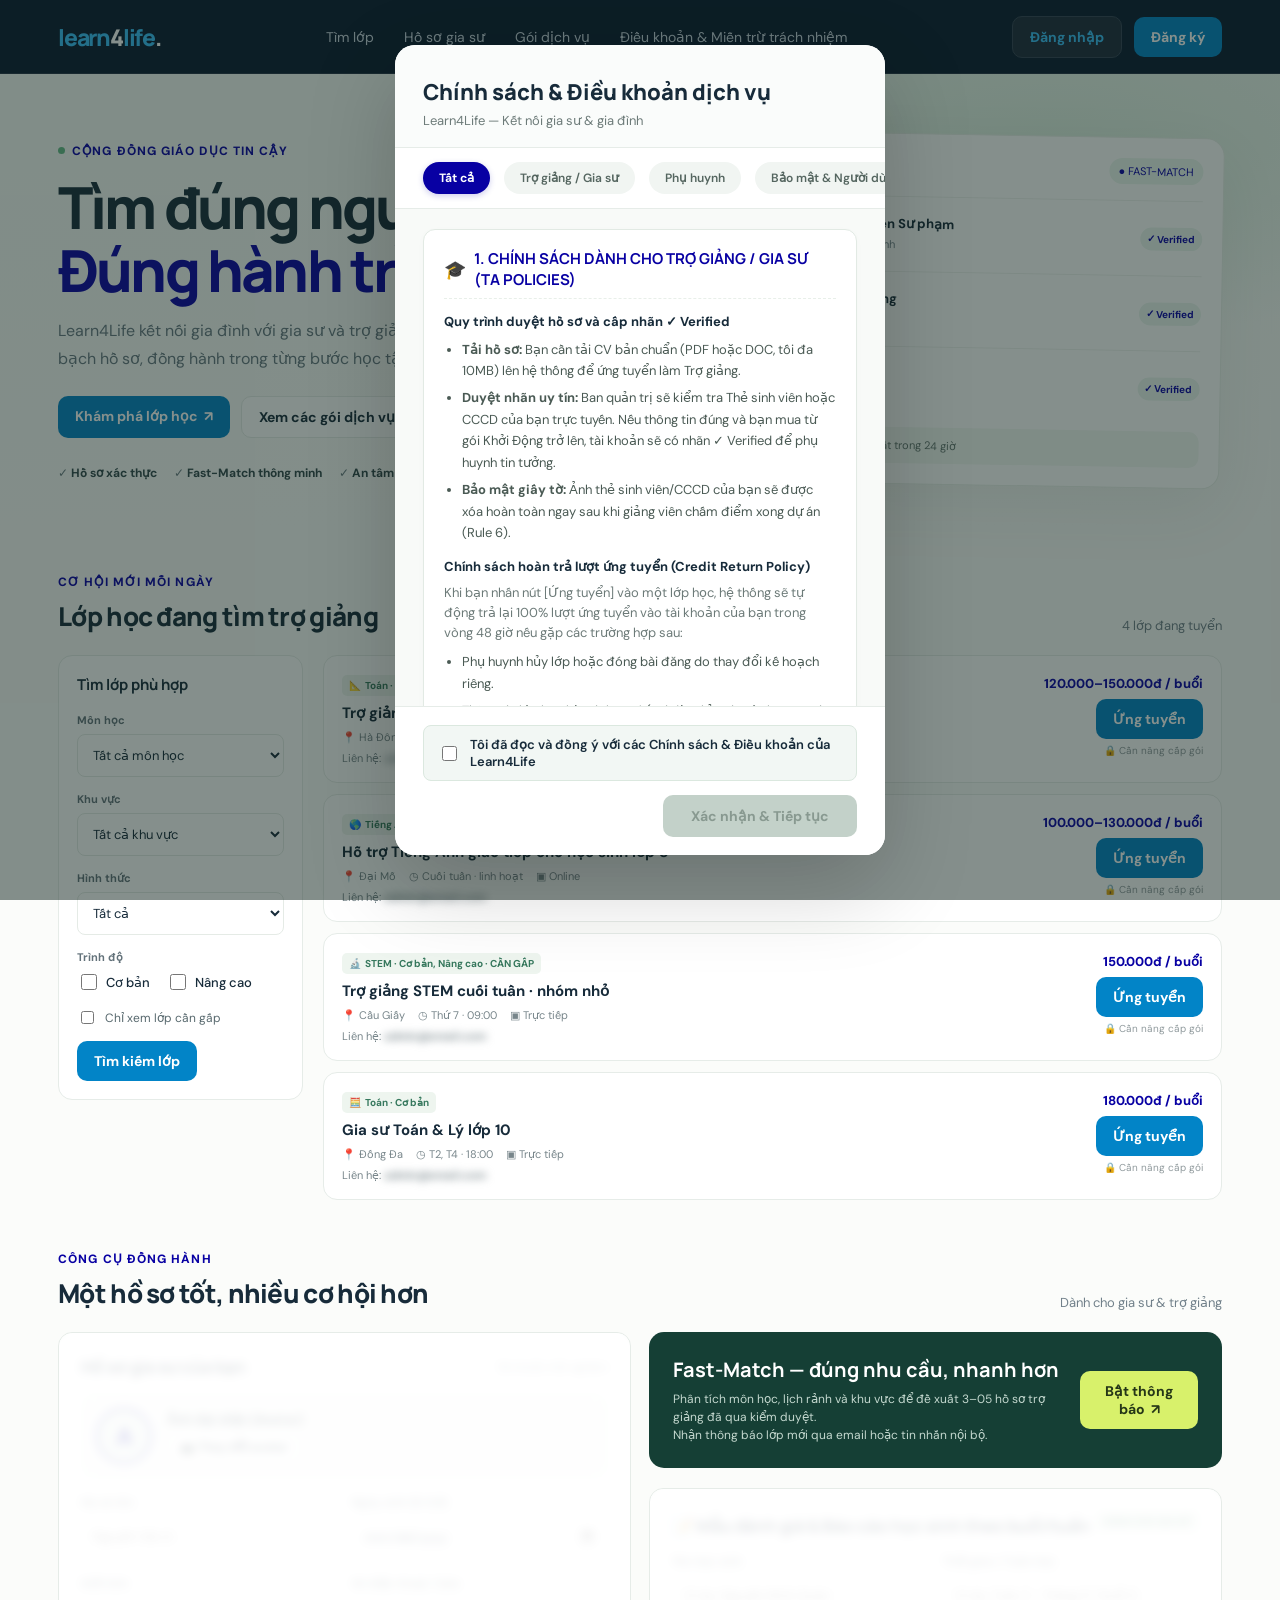
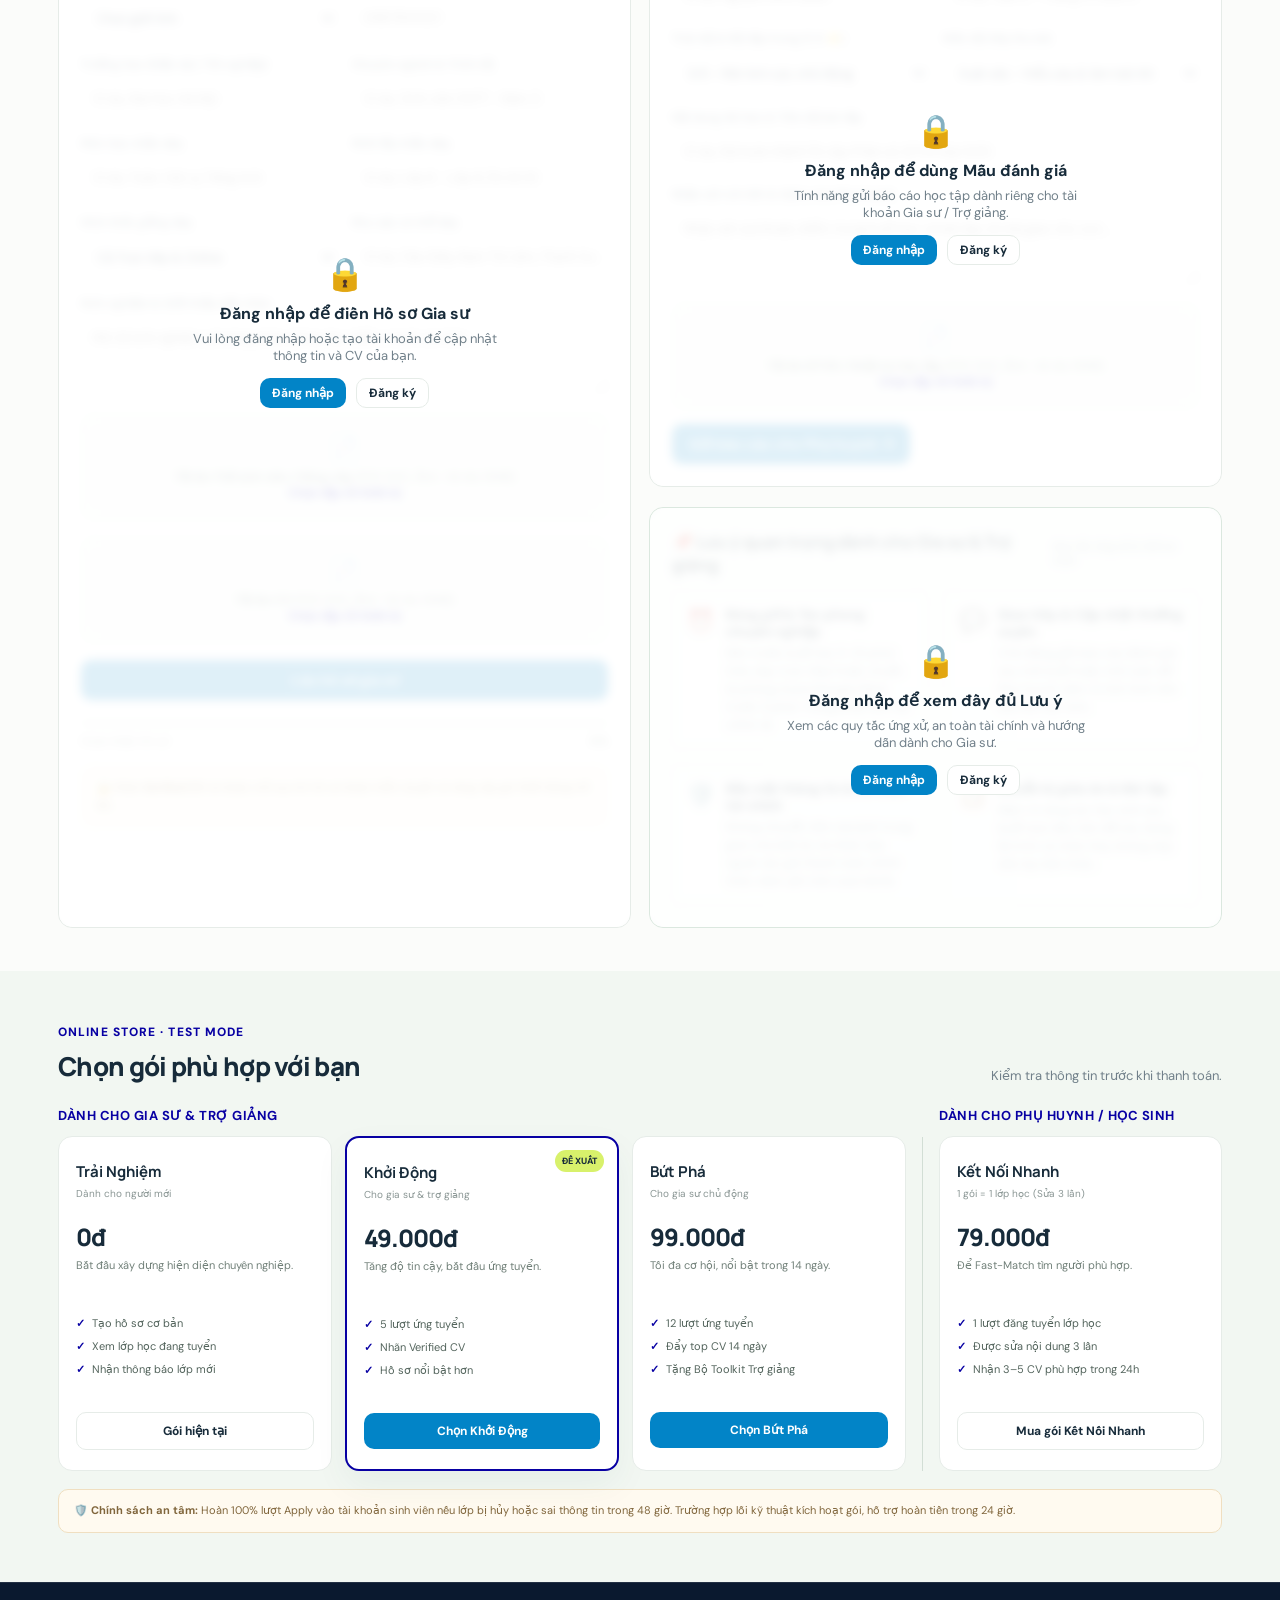
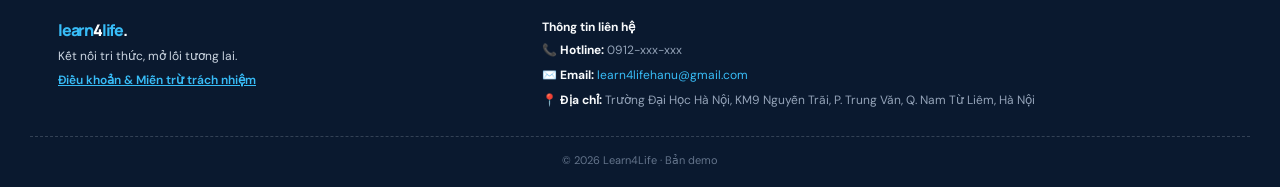
<file: index.html>
<!DOCTYPE html>
<html lang="vi">

<head>
    <meta charset="UTF-8" />
    <meta name="viewport" content="width=device-width, initial-scale=1.0" />
    <title>Learn4Life — Kết nối gia sư & gia đình</title>
    <link rel="stylesheet" href="style.css" />
</head>

<body>
    <header class="topbar">
        <div class="shell nav">
            <a href="#home" class="brand">learn<span>4</span>life<span>.</span></a>
            <nav class="links">
                <a href="#classes" onclick="checkPolicyAndNavigate(event, '#classes')">Tìm lớp</a>
                <a href="#profile" onclick="checkPolicyAndNavigate(event, '#profile')">Hồ sơ gia sư</a>
                <a href="#plans" onclick="checkPolicyAndNavigate(event, '#plans')">Gói dịch vụ</a>
                <a href="javascript:void(0)" onclick="openPolicyModal(false)" >Điều khoản &
                    Miễn trừ trách nhiệm</a>
            </nav>
            <div class="nav-right" id="navRight">
                <button class="btn btn-light" onclick="openAuthModal('login')">Đăng nhập</button>
                <button class="btn btn-primary" onclick="openAuthModal('register')">Đăng ký</button>
            </div>
        </div>
    </header>

    <main id="home">
        <section class="hero">
            <div class="shell hero-grid">
                <div>
                    <div class="eyebrow">
                        <span class="dot"></span> Cộng đồng giáo dục tin cậy
                    </div>
                    <h1>Tìm đúng người.<br /><em>Đúng hành trình.</em></h1>
                    <p>
                        Learn4Life kết nối gia đình với gia sư và trợ giảng phù hợp — minh bạch hồ sơ, đồng hành trong
                        từng bước học tập.
                    </p>
                    <div class="hero-actions">
                        <a class="btn btn-primary" href="#classes"
                            onclick="checkPolicyAndNavigate(event, '#classes')">Khám phá lớp học&nbsp; ↗</a>
                        <a class="btn btn-outline" href="#plans" onclick="checkPolicyAndNavigate(event, '#plans')">Xem
                            các gói dịch vụ</a>
                    </div>
                    <div class="trust">
                        <span>✓ <b>Hồ sơ xác thực</b></span>
                        <span>✓ <b>Fast-Match thông minh</b></span>
                        <span>✓ <b>An tâm 48 giờ</b></span>
                    </div>
                </div>
                <div class="hero-card">
                    <div class="card-head">
                        <strong>Gợi ý dành cho bạn</strong>
                        <span class="live">● FAST-MATCH</span>
                    </div>
                    <div class="match-profile">
                        <div class="portrait">👩🏻‍🏫</div>
                        <div class="mp-info">
                            <b>Minh Anh · Sinh viên Sư phạm</b>
                            <small>Toán, Tiếng Việt · Ba Đình</small>
                        </div>
                        <span class="verified">✓ Verified</span>
                    </div>
                    <div class="match-profile">
                        <div class="portrait blue">👨🏻‍🎓</div>
                        <div class="mp-info">
                            <b>Quốc Bảo · Trợ giảng</b>
                            <small>Tiếng Anh · Thanh Xuân</small>
                        </div>
                        <span class="verified">✓ Verified</span>
                    </div>
                    <div class="match-profile">
                        <div class="portrait pink">👩🏽‍🎓</div>
                        <div class="mp-info">
                            <b>Thảo Nhi · Gia sư</b>
                            <small>Toán, Lý · Hưng Yên</small>
                        </div>
                        <span class="verified">✓ Verified</span>
                    </div>
                    <div class="match-footer">✨ 3 hồ sơ phù hợp được đề xuất trong 24 giờ</div>
                </div>
            </div>
        </section>

        <!-- Section Tìm lớp học -->
        <section class="section" id="classes">
            <div class="shell">
                <div class="section-head">
                    <div>
                        <div class="eyebrow">Cơ hội mới mỗi ngày</div>
                        <h2>Lớp học đang tìm trợ giảng</h2>
                    </div>
                    <p id="resultCount">0 lớp đang tuyển</p>
                </div>
                <div class="content-grid">
                    <aside class="filter-card">
                        <h3>Tìm lớp phù hợp</h3>
                        <div class="field">
                            <label>Môn học</label>
                            <select id="subjectFilter">
                                <option value="">Tất cả môn học</option>
                                <option value="Toán">Toán</option>
                                <option value="Tiếng Anh">Tiếng Anh</option>
                                <option value="Tiếng Việt">Tiếng Việt</option>
                                <option value="Vật lý">Vật lý</option>
                                <option value="Hóa học">Hóa học</option>
                                <option value="Sinh học">Sinh học</option>
                                <option value="STEM">STEM</option>
                                <option value="Tin học">Tin học</option>
                            </select>
                        </div>
                        <div class="field">
                            <label>Khu vực</label>
                            <select id="areaFilter">
                                <option value="">Tất cả khu vực</option>
                                <option>Thanh Xuân</option>
                                <option>Ba Đình</option>
                                <option>Hoàn Kiếm</option>
                                <option>Hưng Yên</option>
                                <option>Hà Đông</option>
                                <option>Cầu Giấy</option>
                                <option>Đống Đa</option>
                                <option>Đại Mỗ</option>
                            </select>
                        </div>
                        <div class="field">
                            <label>Hình thức</label>
                            <select id="typeFilter">
                                <option value="">Tất cả</option>
                                <option>Trực tiếp</option>
                                <option>Online</option>
                            </select>
                        </div>

                        <div class="field">
                            <label>Trình độ</label>
                            <div class="level-checkbox-group">
                                <label><input type="checkbox" id="filterBasic" /> Cơ bản</label>
                                <label><input type="checkbox" id="filterAdvanced" /> Nâng cao</label>
                            </div>
                        </div>

                        <label class="check">
                            <input type="checkbox" id="urgentFilter" /> Chỉ xem lớp cần gấp
                        </label>
                        <button class="btn btn-primary" onclick="filterClasses()">Tìm kiếm lớp</button>
                    </aside>
                    <div>
                        <div class="class-list" id="classList"></div>
                        <div class="empty" id="emptyState">
                            Không tìm thấy lớp phù hợp. Hãy thử thay đổi bộ lọc.
                        </div>
                    </div>
                </div>
            </div>
        </section>

        <!-- Khu vực dành cho Phụ huynh đăng tìm gia sư -->
        <section class="section section-tight" id="parentPostSection">
            <div class="shell">
                <div class="section-head">
                    <div>
                        <div class="eyebrow">Dành cho Phụ huynh / Học sinh</div>
                        <h2>Đăng thông tin tìm gia sư & Fast-Match</h2>
                    </div>
                    <p>Kết nối 3–5 hồ sơ phù hợp trong 24 giờ</p>
                </div>

                <!-- Trạng thái 1: Chưa mua/hết lượt đăng gói Kết Nối Nhanh -->
                <div id="parentLockedNotice" class="panel parent-locked-notice">
                    <div class="parent-locked-icon">🔒</div>
                    <h3 class="parent-locked-title">Bạn chưa có lượt đăng lớp học</h3>
                    <p class="parent-locked-text">
                        Nâng cấp hoặc mua thêm gói <b>Kết Nối Nhanh (79.000đ)</b> để nhận 1 lượt đăng lớp và 3 lần chỉnh
                        sửa thông tin.
                    </p>
                    <a href="#plans" class="btn btn-primary" onclick="checkPolicyAndNavigate(event, '#plans')">Nâng cấp
                        gói ngay &nbsp;→</a>
                </div>

                <!-- Trạng thái 2: Còn lượt đăng gói -> Hiện form nhập liệu -->
                <div id="parentPostForm" class="panel">
                    <div class="panel-title">
                        <h3>Form gửi thông tin nhu cầu tìm gia sư</h3>
                        <span class="tag tag-active-plan" id="postQuotaBadge">✓ Còn lượt đăng lớp</span>
                    </div>
                    <form onsubmit="handlePostClass(event)">
                        <div class="post-form-grid">
                            <div class="field">
                                <label>Môn học</label>
                                <select id="postSubject" required>
                                    <option value="">Chọn môn học</option>
                                    <option value="Toán">Toán</option>
                                    <option value="Tiếng Anh">Tiếng Anh</option>
                                    <option value="Tiếng Việt">Tiếng Việt</option>
                                    <option value="Vật lý">Vật lý</option>
                                    <option value="Hóa học">Hóa học</option>
                                    <option value="Sinh học">Sinh học</option>
                                    <option value="STEM">STEM</option>
                                    <option value="Tin học">Tin học</option>
                                </select>
                            </div>
                            <div class="field">
                                <label>Khu vực / Địa điểm</label>
                                <select id="postArea" required>
                                    <option value="">Chọn khu vực</option>
                                    <option>Ba Đình</option>
                                    <option>Cầu Giấy</option>
                                    <option>Đống Đa</option>
                                    <option>Hai Bà Trưng</option>
                                    <option>Hoàng Mai</option>
                                    <option>Long Biên</option>
                                    <option>Hà Đông</option>
                                    <option>Tây Hồ</option>
                                    <option>Thanh Xuân</option>
                                    <option>Nam Từ Liêm</option>
                                    <option>Bắc Từ Liêm</option>
                                    <option>Online</option>
                                </select>
                            </div>
                        </div>

                        <div class="post-form-grid">
                            <div class="field">
                                <label>Lớp học</label>
                                <select id="postGrade" required>
                                    <option value="">Chọn lớp học</option>
                                    <option>Lớp 1</option>
                                    <option>Lớp 2</option>
                                    <option>Lớp 3</option>
                                    <option>Lớp 4</option>
                                    <option>Lớp 5</option>
                                    <option>Lớp 6</option>
                                    <option>Lớp 7</option>
                                    <option>Lớp 8</option>
                                    <option>Lớp 9</option>
                                    <option>Lớp 10</option>
                                    <option>Lớp 11</option>
                                    <option>Lớp 12</option>
                                </select>
                            </div>

                            <div class="field">
                                <label>Trình độ yêu cầu</label>
                                <div class="level-checkbox-group">
                                    <label><input type="checkbox" id="postLevelBasic" value="Cơ bản" /> Cơ bản</label>
                                    <label><input type="checkbox" id="postLevelAdvanced" value="Nâng cao" /> Nâng
                                        cao</label>
                                </div>
                            </div>
                        </div>

                        <div class="post-form-grid">
                            <div class="field">
                                <label>Hình thức học</label>
                                <select id="postType" required>
                                    <option>Trực tiếp</option>
                                    <option>Online</option>
                                </select>
                            </div>
                            <div class="field">
                                <label>Mức thù lao dự kiến (/buổi)</label>
                                <input type="text" id="postPay" placeholder="Ví dụ: 150.000đ / buổi" required />
                            </div>
                        </div>

                        <div class="field">
                            <label>Lịch học & Yêu cầu thêm</label>
                            <input type="text" id="postSchedule"
                                placeholder="Ví dụ: T3, T5 hàng tuần từ 18h; Yêu cầu SV Sư phạm" required />
                        </div>

                        <button type="submit" class="btn btn-primary post-form-submit-btn">Đăng lớp ngay (Dùng 1 gói Kết
                            Nối Nhanh) &nbsp;↗</button>
                    </form>
                </div>
            </div>
        </section>

        <section class="section section-tight" id="profile">
            <div class="shell">
                <div class="section-head">
                    <div>
                        <div class="eyebrow">Công cụ đồng hành</div>
                        <h2>Một hồ sơ tốt, nhiều cơ hội hơn</h2>
                    </div>
                    <p>Dành cho gia sư & trợ giảng</p>
                </div>

                <div class="split">
                    <!-- CỘT TRÁI: Form nhập hồ sơ, avatar, upload thẻ SV & CV -->
                    <div class="panel">
                        <div class="panel-title">
                            <h3>Hồ sơ gia sư của bạn</h3>
                            <span class="subtle">Tài khoản trải nghiệm</span>
                        </div>

                        <!-- Upload Avatar -->
                        <div class="avatar-upload-box">
                            <div id="avatarPreviewBox">
                                <div class="avatar-preview-lg" id="avatarPreviewText">A</div>
                            </div>
                            <div>
                                <b style="font-size: 13px; display: block; margin-bottom: 4px;">Ảnh đại diện
                                    (Avatar)</b>
                                <label for="avatarInput" class="btn btn-outline btn-sm"
                                    style="cursor: pointer; display: inline-block;">
                                    📷 Thay đổi avatar
                                </label>
                                <input type="file" id="avatarInput" accept="image/*" onchange="handleUpdateAvatar(this)"
                                    style="display: none;" />
                            </div>
                        </div>

                        <!-- Form Nhập Hồ Sơ Chi Tiết Gia Sư -->
                        <form id="tutorProfileForm" onsubmit="handleSaveTutorProfile(event)" class="tutor-profile-form">
                            <!-- 1. Thông tin cá nhân -->
                            <div class="post-form-grid">
                                <div class="field">
                                    <label>Họ và tên</label>
                                    <input type="text" id="tutorName" placeholder="Nguyễn Văn A" required />
                                </div>
                                <div class="field">
                                    <label>Ngày sinh (D.O.B)</label>
                                    <input type="date" id="tutorDob" required />
                                </div>
                            </div>

                            <div class="post-form-grid">
                                <div class="field">
                                    <label>Giới tính</label>
                                    <select id="tutorGender" required>
                                        <option value="">Chọn giới tính</option>
                                        <option value="Nam">Nam</option>
                                        <option value="Nữ">Nữ</option>
                                        <option value="Khác">Khác</option>
                                    </select>
                                </div>
                                <div class="field">
                                    <label>Số điện thoại / Zalo</label>
                                    <input type="tel" id="tutorPhone" placeholder="0987654321" required />
                                </div>
                            </div>

                            <!-- 2. Học vấn -->
                            <div class="post-form-grid">
                                <div class="field">
                                    <label>Trường học (Hiện tại / Tốt nghiệp)</label>
                                    <input type="text" id="tutorSchool" placeholder="Ví dụ: Đại học Hà Nội" required />
                                </div>
                                <div class="field">
                                    <label>Chuyên ngành & Trình độ</label>
                                    <input type="text" id="tutorMajor" placeholder="Ví dụ: Sinh viên CNTT - Năm 3"
                                        required />
                                </div>
                            </div>

                            <!-- 3. Chuyên môn & Khu vực -->
                            <div class="post-form-grid">
                                <div class="field">
                                    <label>Môn học nhận dạy</label>
                                    <input type="text" id="tutorSubjects" placeholder="Ví dụ: Toán, Vật Lý, Tiếng Anh"
                                        required />
                                </div>
                                <div class="field">
                                    <label>Khối lớp nhận dạy</label>
                                    <input type="text" id="tutorGrades" placeholder="Ví dụ: Lớp 6 - Lớp 9, Ôn thi 10"
                                        required />
                                </div>
                            </div>

                            <div class="post-form-grid">
                                <div class="field">
                                    <label>Hình thức giảng dạy</label>
                                    <select id="tutorTeachingType" required>
                                        <option value="Cả hai">Cả Trực tiếp & Online</option>
                                        <option value="Trực tiếp">Chỉ Trực tiếp</option>
                                        <option value="Online">Chỉ Online</option>
                                    </select>
                                </div>
                                <div class="field">
                                    <label>Khu vực có thể dạy</label>
                                    <input type="text" id="tutorArea"
                                        placeholder="Ví dụ: Cầu Giấy, Nam Từ Liêm, Thanh Xuân" required />
                                </div>
                            </div>

                            <!-- 4. Kinh nghiệm & Bằng cấp -->
                            <div class="field">
                                <label>Kinh nghiệm & Giới thiệu bản thân</label>
                                <textarea id="tutorBio" rows="3"
                                    placeholder="Mô tả kinh nghiệm, phương pháp giảng dạy, điểm mạnh cá nhân..."
                                    class="form-textarea"></textarea>
                            </div>

                            <!-- 5. Tải lên Thẻ SV/CCCD -->
                            <div class="upload-zone" style="margin-bottom: 15px;">
                                <div class="upload-icon">📄</div>
                                <div><b> Tải lên Thẻ sinh viên / Bằng cấp</b> (PDF, DOC, Ảnh · tối đa 10MB)</div>
                                <label for="svFile">Chọn tệp từ thiết bị</label>
                                <input id="svFile" type="file" accept=".pdf,.doc,.docx,image/*"
                                    onchange="uploadSV(this)" />
                                <div id="fileName" class="subtle"></div>
                            </div>

                            <!-- 6. Tải CV -->
                            <div class="upload-zone" style="margin-bottom: 15px;">
                                <div class="upload-icon">📄</div>
                                <div><b> Tải lên CV</b> (PDF, DOC, Ảnh · tối đa 10MB)</div>
                                <label for="cvFile">Chọn tệp từ thiết bị</label>
                                <input id="cvFile" type="file" accept=".pdf,.doc,.docx,image/*"
                                    onchange="uploadCV(this)" />
                                <div id="fileName" class="subtle"></div>
                            </div>

                            <button type="submit" class="btn btn-primary" style="width: 100%;">Lưu hồ sơ gia sư</button>
                        </form>

                        <div class="profile-progress" style="margin-top: 20px;">
                            <div id="profileProgressBar" style="width: 0%;"></div>
                        </div>
                        <div class="profile-row">
                            <span>Hoàn thiện hồ sơ</span>
                            <b id="profilePercentText">0%</b>
                        </div>
                        <div class="notice">
                            🔒 Nhãn <b>Verified CV</b> sẽ được mở sau khi hồ sơ được kiểm duyệt và nâng cấp gói Khởi
                            Động trở lên.
                        </div>
                    </div>

                    <!-- CỘT PHẢI: Fast-Match ở trên, Mẫu đánh giá & Lưu ý ở ngay bên dưới -->
                    <div class="right-col-stack">
                        <!-- Fast-Match Banner -->
                        <div class="match-box" id="how">
                            <div>
                                <h3>Fast-Match — đúng nhu cầu, nhanh hơn</h3>
                                <p>
                                    Phân tích môn học, lịch rảnh và khu vực để đề xuất 3–05 hồ sơ trợ giảng đã qua kiểm
                                    duyệt.<br />
                                    Nhận thông báo lớp mới qua email hoặc tin nhắn nội bộ.
                                </p>
                            </div>
                            <button class="btn btn-lime"
                                onclick="notify('Đã bật thông báo lớp mới qua email và tin nhắn nội bộ (demo).')">
                                Bật thông báo&nbsp; ↗
                            </button>
                        </div>

                        <!-- Mẫu đánh giá & Báo cáo học sinh -->
                        <div class="panel student-eval-panel">
                            <div class="panel-title">
                                <h3>📝 Mẫu đánh giá & Báo cáo học sinh theo buổi/tuần</h3>
                                <span class="tag">DÀNH CHO GIA SƯ</span>
                            </div>

                            <form id="studentEvalForm" onsubmit="handleSendEvaluation(event)">
                                <div class="post-form-grid">
                                    <div class="field">
                                        <label>Tên học sinh</label>
                                        <input type="text" id="evalStudentName" placeholder="Ví dụ: Nguyễn Minh Quân"
                                            required />
                                    </div>
                                    <div class="field">
                                        <label>Thời gian / Tuần học</label>
                                        <input type="text" id="evalPeriod"
                                            placeholder="Ví dụ: Tuần 2 - Tháng 11 / Buổi 5" required />
                                    </div>
                                </div>

                                <div class="post-form-grid">
                                    <div class="field">
                                        <label>Thái độ & Độ tập trung (1-5 ⭐)</label>
                                        <select id="evalAttitude" required>
                                            <option value="5/5 - Rất tích cực, chủ động phát biểu">5/5 - Rất tích cực,
                                                chủ động</option>
                                            <option value="4/5 - Tập trung tốt, ngoan ngoãn">4/5 - Tập trung tốt
                                            </option>
                                            <option value="3/5 - Bình thường, đôi lúc xao nhãng">3/5 - Bình thường, đôi
                                                lúc xao nhãng</option>
                                            <option value="2/5 - Thiếu tập trung, cần nhắc nhở">2/5 - Thiếu tập trung
                                            </option>
                                        </select>
                                    </div>
                                    <div class="field">
                                        <label>Mức độ tiếp thu bài</label>
                                        <select id="evalComprehension" required>
                                            <option value="Xuất sắc - Hiểu sâu & làm bài tốt">Xuất sắc - Hiểu sâu & làm
                                                bài tốt</option>
                                            <option value="Khá - Tiếp thu nhanh bài học">Khá - Tiếp thu nhanh</option>
                                            <option value="Trung bình - Cần hướng dẫn thêm">Trung bình - Cần hướng dẫn
                                                thêm</option>
                                            <option value="Yếu - Chưa nắm chắc kiến thức cũ">Yếu - Chưa nắm chắc kiến
                                                thức cũ</option>
                                        </select>
                                    </div>
                                </div>

                                <div class="field">
                                    <label>Nội dung đã học & Tiến độ bài tập</label>
                                    <input type="text" id="evalContent"
                                        placeholder="Ví dụ: Đã hoàn thành Ôn tập Phân số, BTVN đạt 8/10" required />
                                </div>

                                <div class="field">
                                    <label>Nhận xét chi tiết & Gợi ý cho Phụ huynh</label>
                                    <textarea id="evalNotes" rows="3" class="form-textarea"
                                        placeholder="Nhận xét ưu/nhược điểm trong buổi học và bài tập về nhà giao cho con..."
                                        required></textarea>
                                </div>

                                <div class="upload-zone" style="margin-bottom: 15px;">
                                    <div class="upload-icon">📄</div>
                                    <div><b> Tải lên BTVN / Nhật ký học tập</b> (PDF, DOC, Ảnh · tối đa 10MB)</div>
                                    <label for="BTVN">Chọn tệp từ thiết bị</label>
                                    <input id="BTVN" type="file" accept=".pdf,.doc,.docx,image/*"
                                        onchange="uploadBTVN(this)" />
                                    <div id="fileName" class="subtle"></div>
                                </div>

                                <button type="submit" class="btn btn-primary">Gửi báo cáo cho Phụ huynh &nbsp;↗</button>
                            </form>
                        </div>

                        <!-- Lưu ý quan trọng dành cho Gia sư & Trợ giảng -->
                        <div class="panel ta-notes-panel">
                            <div class="panel-title">
                                <h3>📌 Lưu ý quan trọng dành cho Gia sư & Trợ giảng</h3>
                                <span class="subtle">Quy tắc ứng xử & Giữ an toàn</span>
                            </div>

                            <div class="ta-notes-grid">
                                <div class="ta-note-item">
                                    <span class="note-icon">⏰</span>
                                    <div>
                                        <b>Đúng giờ & Tác phong chuyên nghiệp</b>
                                        <p>Đến trước buổi học 5–10 phút (nếu dạy trực tiếp) hoặc chuẩn bị phòng
                                            Zoom/Google Meet trước 5 phút. Trang phục lịch sự, chỉnh tề.</p>
                                    </div>
                                </div>

                                <div class="ta-note-item">
                                    <span class="note-icon">💬</span>
                                    <div>
                                        <b>Giao tiếp & Cập nhật thường xuyên</b>
                                        <p>Chủ động gửi báo cáo đánh giá sau mỗi buổi hoặc mỗi tuần để Phụ huynh nắm rõ
                                            tình hình tiến bộ của học sinh.</p>
                                    </div>
                                </div>

                                <div class="ta-note-item">
                                    <span class="note-icon">🛡️</span>
                                    <div>
                                        <b>Bảo mật thông tin & An toàn tài chính</b>
                                        <p>Không chuyển tiền cọc/phí trung gian cho bất kỳ cá nhân nào ngoài các gói
                                            thanh toán chính thức niêm yết trên Learn4Life.</p>
                                    </div>
                                </div>

                                <div class="ta-note-item">
                                    <span class="note-icon">📋</span>
                                    <div>
                                        <b>Chuẩn bị giáo án & Bài tập</b>
                                        <p>Nắm rõ năng lực học sinh sau buổi test đầu tiên để xây dựng lộ trình cá nhân
                                            hóa, không dạy dồn ép kiến thức.</p>
                                    </div>
                                </div>
                            </div>
                        </div>
                    </div>
                </div>
        </section>

        <section class="plans-section" id="plans">
            <div class="shell">
                <div class="section-head">
                    <div>
                        <div class="eyebrow">Online Store · Test mode</div>
                        <h2>Chọn gói phù hợp với bạn</h2>
                    </div>
                    <p>Kiểm tra thông tin trước khi thanh toán.</p>
                </div>
                <div class="plans-wrapper">
                    <div class="plans-group">
                        <div class="group-title">Dành cho Gia sư & Trợ giảng</div>
                        <div class="plans-subgrid tutor-plans">
                            <article class="plan">
                                <h3>Trải Nghiệm</h3>
                                <div class="for">Dành cho người mới</div>
                                <div class="price">0đ</div>
                                <div class="plan-desc">Bắt đầu xây dựng hiện diện chuyên nghiệp.</div>
                                <ul>
                                    <li>Tạo hồ sơ cơ bản</li>
                                    <li>Xem lớp học đang tuyển</li>
                                    <li>Nhận thông báo lớp mới</li>
                                </ul>
                                <button class="btn btn-outline" onclick="notify('Bạn đang dùng gói Trải Nghiệm.')">Gói
                                    hiện tại</button>
                            </article>

                            <article class="plan featured">
                                <span class="plan-label">ĐỀ XUẤT</span>
                                <h3>Khởi Động</h3>
                                <div class="for">Cho gia sư & trợ giảng</div>
                                <div class="price">49.000đ</div>
                                <div class="plan-desc">Tăng độ tin cậy, bắt đầu ứng tuyển.</div>
                                <ul>
                                    <li>5 lượt ứng tuyển</li>
                                    <li>Nhãn Verified CV</li>
                                    <li>Hồ sơ nổi bật hơn</li>
                                </ul>
                                <button class="btn btn-primary" onclick="checkout('Khởi Động',49000)">Chọn Khởi
                                    Động</button>
                            </article>

                            <article class="plan">
                                <h3>Bứt Phá</h3>
                                <div class="for">Cho gia sư chủ động</div>
                                <div class="price">99.000đ</div>
                                <div class="plan-desc">Tối đa cơ hội, nổi bật trong 14 ngày.</div>
                                <ul>
                                    <li>12 lượt ứng tuyển</li>
                                    <li>Đẩy top CV 14 ngày</li>
                                    <li>Tặng Bộ Toolkit Trợ giảng</li>
                                </ul>
                                <button class="btn btn-primary" onclick="checkout('Bứt Phá',99000)">Chọn Bứt
                                    Phá</button>
                            </article>
                        </div>
                    </div>

                    <div class="plans-divider"></div>

                    <div class="plans-group">
                        <div class="group-title">Dành cho Phụ huynh / Học sinh</div>
                        <div class="plans-subgrid parent-plans">
                            <article class="plan">
                                <h3>Kết Nối Nhanh</h3>
                                <div class="for">1 gói = 1 lớp học (Sửa 3 lần)</div>
                                <div class="price">79.000đ</div>
                                <div class="plan-desc">Để Fast-Match tìm người phù hợp.</div>
                                <ul>
                                    <li>1 lượt đăng tuyển lớp học</li>
                                    <li>Được sửa nội dung 3 lần</li>
                                    <li>Nhận 3–5 CV phù hợp trong 24h</li>
                                </ul>
                                <button class="btn btn-outline" onclick="checkout('Kết Nối Nhanh',79000)">Mua gói Kết
                                    Nối Nhanh</button>
                            </article>
                        </div>
                    </div>
                </div>
                <div class="notice">
                    🛡️ <b>Chính sách an tâm:</b> Hoàn 100% lượt Apply vào tài khoản sinh viên nếu lớp bị hủy hoặc sai
                    thông tin trong 48 giờ. Trường hợp lỗi kỹ thuật kích hoạt gói, hỗ trợ hoàn tiền trong 24 giờ.
                </div>
            </div>
        </section>
    </main>

    <footer class="footer">
        <div class="shell footer-inner">
            <!-- Cột 1: Thông tin thương hiệu -->
            <div class="footer-col">
                <a href="#home" class="brand brand-footer">learn<span>4</span>life<span>.</span></a>
                <p class="footer-tagline">Kết nối tri thức, mở lối tương lai.</p>
                <a href="javascript:void(0)" onclick="openPolicyModal(false)" class="footer-policy-link">Điều khoản &
                    Miễn trừ trách nhiệm</a>
            </div>

            <!-- Cột 2: Thông tin liên hệ -->
            <div class="footer-col footer-contact">
                <b>Thông tin liên hệ</b>
                <p>📞 <b>Hotline:</b> 0912-xxx-xxx</p>
                <p>✉️ <b>Email:</b> <a href="mailto:learn4lifehanu@gmail.com">learn4lifehanu@gmail.com</a></p>
                <p>📍 <b>Địa chỉ:</b> Trường Đại Học Hà Nội, KM9 Nguyễn Trãi, P. Trung Văn, Q. Nam Từ Liêm, Hà Nội</p>
            </div>
        </div>

        <div class="shell footer-bottom">
            <span>© 2026 Learn4Life · Bản demo</span>
        </div>
    </footer>

    <!-- Modal Pop-up Chỉnh Sửa Lớp Học -->
    <div class="modal-backdrop" id="editClassModal">
        <div class="modal modal-wide">
            <button class="close" onclick="closeEditModal()">×</button>
            <h2>Chỉnh sửa thông tin lớp học</h2>
            <p id="editLimitNotice" class="modal-notice"></p>

            <form onsubmit="handleSaveEditClass(event)">
                <input type="hidden" id="editClassId" />
                <div class="field">
                    <label>Tiêu đề bài đăng</label>
                    <input type="text" id="editTitle" required />
                </div>
                <div class="post-form-grid">
                    <div class="field">
                        <label>Môn học</label>
                        <select id="editSubject" required>
                            <option value="Toán">Toán</option>
                            <option value="Tiếng Anh">Tiếng Anh</option>
                            <option value="Tiếng Việt">Tiếng Việt</option>
                            <option value="Vật lý">Vật lý</option>
                            <option value="Hóa học">Hóa học</option>
                            <option value="Sinh học">Sinh học</option>
                            <option value="STEM">STEM</option>
                            <option value="Tin học">Tin học</option>
                        </select>
                    </div>
                    <div class="field">
                        <label>Khu vực</label>
                        <select id="editArea" required>
                            <option>Ba Đình</option>
                            <option>Cầu Giấy</option>
                            <option>Đống Đa</option>
                            <option>Hai Bà Trưng</option>
                            <option>Hoàng Mai</option>
                            <option>Long Biên</option>
                            <option>Hà Đông</option>
                            <option>Tây Hồ</option>
                            <option>Thanh Xuân</option>
                            <option>Nam Từ Liêm</option>
                            <option>Bắc Từ Liêm</option>
                            <option>Online</option>
                        </select>
                    </div>
                </div>

                <div class="post-form-grid">
                    <div class="field">
                        <label>Hình thức</label>
                        <select id="editType" required>
                            <option>Trực tiếp</option>
                            <option>Online</option>
                        </select>
                    </div>
                    <div class="field">
                        <label>Thù lao</label>
                        <input type="text" id="editPay" required />
                    </div>
                </div>

                <div class="field">
                    <label>Lịch học & Yêu cầu</label>
                    <input type="text" id="editSchedule" required />
                </div>

                <div class="modal-footer-actions">
                    <button type="button" class="btn btn-outline" onclick="closeEditModal()">Hủy</button>
                    <button type="submit" class="btn btn-primary" id="saveEditBtn">Lưu thay đổi</button>
                </div>
            </form>
        </div>
    </div>

    <!-- Modal Auth -->
    <div class="modal-backdrop" id="authModal" onclick="if(event.target===this)closeAuthModal()">
        <div class="modal">
            <button class="close" onclick="closeAuthModal()">×</button>
            <div class="auth-tabs">
                <button class="auth-tab active" id="tabLogin" onclick="switchAuthTab('login')">Đăng nhập</button>
                <button class="auth-tab" id="tabRegister" onclick="switchAuthTab('register')">Đăng ký</button>
            </div>

            <form id="loginForm" onsubmit="handleLogin(event)">
                <div class="field">
                    <label>Email</label>
                    <input type="email" id="loginEmail" placeholder="nhap@email.com" required />
                </div>
                <div class="field">
                    <label>Mật khẩu</label>
                    <input type="password" id="loginPass" placeholder="••••••••" required />
                </div>
                <button type="submit" class="btn btn-primary btn-full">Đăng nhập</button>
            </form>

            <form id="registerForm" onsubmit="handleRegister(event)" style="display:none;">
                <div class="field">
                    <label>Họ và tên</label>
                    <input type="text" id="regName" placeholder="Nguyễn Văn A" required />
                </div>
                <div class="field">
                    <label>Email</label>
                    <input type="email" id="regEmail" placeholder="nhap@email.com" required />
                </div>
                <div class="field">
                    <label>Mật khẩu</label>
                    <input type="password" id="regPass" placeholder="••••••••" required />
                </div>
                <div class="field">
                    <label>Bạn là:</label>
                    <select id="regRole" required>
                        <option value="tutor">Gia sư / Trợ giảng</option>
                        <option value="parent">Phụ huynh / Học sinh</option>
                    </select>
                </div>
                <button type="submit" class="btn btn-primary btn-full">Tạo tài khoản</button>
            </form>
        </div>
    </div>

    <div class="toast" id="toast"></div>

    <script>
        const initialClasses = [
            { id: 1, ownerEmail: 'admin@email.com', title: 'Trợ giảng Toán lớp 6 · chương trình nâng cao', subject: 'Toán', grade: 'Lớp 6', levels: ['Nâng cao'], area: 'Hà Đông', type: 'Trực tiếp', pay: '120.000–150.000đ / buổi', schedule: 'T3, T5 · 17:30', urgent: true, icon: '📐', editCount: 0 },
            { id: 2, ownerEmail: 'admin@email.com', title: 'Hỗ trợ Tiếng Anh giao tiếp cho học sinh lớp 8', subject: 'Tiếng Anh', grade: 'Lớp 8', levels: ['Cơ bản'], area: 'Đại Mỗ', type: 'Online', pay: '100.000–130.000đ / buổi', schedule: 'Cuối tuần · linh hoạt', urgent: false, icon: '🌎', editCount: 0 },
            { id: 3, ownerEmail: 'admin@email.com', title: 'Trợ giảng STEM cuối tuần · nhóm nhỏ', subject: 'STEM', grade: 'Lớp 9', levels: ['Cơ bản', 'Nâng cao'], area: 'Cầu Giấy', type: 'Trực tiếp', pay: '150.000đ / buổi', schedule: 'Thứ 7 · 09:00', urgent: true, icon: '🔬', editCount: 0 },
            { id: 4, ownerEmail: 'admin@email.com', title: 'Gia sư Toán & Lý lớp 10', subject: 'Toán', grade: 'Lớp 10', levels: ['Cơ bản'], area: 'Đống Đa', type: 'Trực tiếp', pay: '180.000đ / buổi', schedule: 'T2, T4 · 18:00', urgent: false, icon: '🧮', editCount: 0 }
        ];

        let storedClasses = JSON.parse(localStorage.getItem('posted_classes'));
        let currentUser = JSON.parse(localStorage.getItem('user_session')) || null;
        if (!storedClasses || storedClasses.length === 0) {
            localStorage.setItem('posted_classes', JSON.stringify(initialClasses));
            storedClasses = initialClasses;
        }

        let classes = storedClasses;

        function render(list) {
            const box = document.getElementById('classList');
            box.innerHTML = '';

            list.forEach((c) => {
                const isAdmin = currentUser && (currentUser.role === 'admin' || currentUser.email === 'anomalousblu@gmail.com');
                const isOwner = currentUser && currentUser.email === c.ownerEmail;

                const canEdit = isAdmin || isOwner;
                const canDelete = isAdmin || isOwner;

                const editCountText = isOwner && !isAdmin ? ` (Đã sửa ${c.editCount || 0}/3 lần)` : '';

                const actionBtnsHtml = `
            <div class="class-action-btns">
                ${canEdit ? `<button class="btn btn-edit-class" onclick="openEditModal(${c.id}, event)">✏️ Chỉnh sửa${editCountText}</button>` : ''}
                ${canDelete ? `<button class="btn btn-delete-class" onclick="deleteClass(${c.id}, event)">🗑 Xóa</button>` : ''}
            </div>
        `;

                // --- XỬ LÝ TRẠNG THÁI NÚT ỨNG TUYỂN DÀNH CHO GIA SƯ ---
                const isApplied = currentUser && currentUser.appliedClasses && currentUser.appliedClasses.includes(c.id);
                const applyCredits = currentUser ? (currentUser.applyCredits || 0) : 0;
                const hasApplyCredits = applyCredits > 0;

                let applyBtnHtml = '';

                if (currentUser && currentUser.role !== 'parent' && currentUser.role !== 'admin') {
                    if (isApplied) {
                        // Trường hợp 1: Đã ứng tuyển lớp này -> Khóa nút & đổi nhãn
                        applyBtnHtml = `<button class="btn btn-outline" style="background:#e9f5ef; color:#0b614c; border-color:#b8e2c8; cursor:default;" disabled>✓ Đã ứng tuyển</button>`;
                    } else if (hasApplyCredits) {
                        // Trường hợp 2: Còn lượt & chưa ứng tuyển -> Đếm ngược số lượt
                        applyBtnHtml = `<button class="btn btn-primary" onclick="handleApplyClass(${c.id}, event)">Ứng tuyển (${applyCredits} lượt)</button>`;
                    } else {
                        // Trường hợp 3: Hết lượt ứng tuyển
                        applyBtnHtml = `<button class="btn btn-primary" onclick="lockedApply(event)">Ứng tuyển</button><span class="locked">🔒 Hết lượt ứng tuyển</span>`;
                    }
                } else {
                    // Trường hợp 4: Khách chưa đăng nhập hoặc Phụ huynh / Admin
                    applyBtnHtml = `<button class="btn btn-primary" onclick="lockedApply(event)">Ứng tuyển</button><span class="locked">🔒 Cần nâng cấp gói</span>`;
                }

                const levelBadges = c.levels && c.levels.length > 0 ? ` · ${c.levels.join(', ')}` : '';
                const ownerBadge = isOwner ? `<span class="tag-owner">Lớp của bạn</span>` : '';

                box.insertAdjacentHTML('beforeend', `
            <article class="class-card ${canEdit ? 'clickable' : ''}" onclick="handleCardClick(${c.id}, event)">
                <div class="class-main">
                    <span class="tag">${c.icon} &nbsp;${c.subject}${levelBadges}${c.urgent ? ' · CẦN GẤP' : ''}</span>${ownerBadge}
                    <h3>${c.title}</h3>
                    <div class="meta">
                        <span>📍 ${c.area}</span>
                        <span>◷ ${c.schedule}</span>
                        <span>▣ ${c.type}</span>
                    </div>
                    <div class="meta meta-contact">
                        <span>Liên hệ: <b class="secure">${c.ownerEmail || 'phuhuynh@email.com'}</b></span>
                    </div>
                </div>
                <div class="class-actions">
                    <div class="salary">${c.pay}</div>
                    ${applyBtnHtml}
                    ${actionBtnsHtml}
                </div>
            </article>
        `);
            });

            document.getElementById('resultCount').textContent = `${list.length} lớp đang tuyển`;
            document.getElementById('emptyState').style.display = list.length ? 'none' : 'block';
        }

        function handleCardClick(classId, event) {
            if (event.target.tagName === 'BUTTON' || event.target.closest('button')) return;

            const c = classes.find(item => item.id === classId);
            const isAdmin = currentUser && (currentUser.role === 'admin' || currentUser.email === 'anomalousblu@gmail.com');
            const isOwner = currentUser && currentUser.email === c.ownerEmail;

            if (canEditClass(c, isAdmin, isOwner)) {
                openEditModal(classId, event);
            }
        }

        function canEditClass(c, isAdmin, isOwner) {
            if (isAdmin) return true;
            if (isOwner) {
                return (c.editCount || 0) < 3;
            }
            return false;
        }

        function openEditModal(classId, event) {
            if (event) event.stopPropagation();
            const c = classes.find(item => item.id === classId);
            if (!c) return;

            const isAdmin = currentUser && (currentUser.role === 'admin' || currentUser.email === 'anomalousblu@gmail.com');
            const isOwner = currentUser && currentUser.email === c.ownerEmail;

            if (!isAdmin && isOwner && (c.editCount || 0) >= 3) {
                notify('Bạn đã dùng hết 3 lần chỉnh sửa thông tin cho lớp học này!');
                return;
            }

            document.getElementById('editClassId').value = c.id;
            document.getElementById('editTitle').value = c.title;
            document.getElementById('editSubject').value = c.subject;
            document.getElementById('editArea').value = c.area;
            document.getElementById('editType').value = c.type;
            document.getElementById('editPay').value = c.pay;
            document.getElementById('editSchedule').value = c.schedule;

            const noticeEl = document.getElementById('editLimitNotice');
            if (isAdmin) {
                noticeEl.textContent = '🔑 Quền Admin: Bạn có thể sửa nội dung không giới hạn.';
            } else {
                noticeEl.textContent = `Vui lòng kiểm tra kỹ. Số lần đã sửa: ${c.editCount || 0}/3 lần.`;
            }

            document.getElementById('editClassModal').classList.add('show');
        }

        function closeEditModal() {
            document.getElementById('editClassModal').classList.remove('show');
        }

        function handleSaveEditClass(e) {
            e.preventDefault();
            const id = Number(document.getElementById('editClassId').value);
            const cIndex = classes.findIndex(item => item.id === id);
            if (cIndex === -1) return;

            const isAdmin = currentUser && (currentUser.role === 'admin' || currentUser.email === 'anomalousblu@gmail.com');

            classes[cIndex].title = document.getElementById('editTitle').value;
            classes[cIndex].subject = document.getElementById('editSubject').value;
            classes[cIndex].area = document.getElementById('editArea').value;
            classes[cIndex].type = document.getElementById('editType').value;
            classes[cIndex].pay = document.getElementById('editPay').value;
            classes[cIndex].schedule = document.getElementById('editSchedule').value;

            if (!isAdmin) {
                classes[cIndex].editCount = (classes[cIndex].editCount || 0) + 1;
            }

            localStorage.setItem('posted_classes', JSON.stringify(classes));
            render(classes);
            closeEditModal();
            notify('Cập nhật thông tin lớp học thành công!');
        }

        function filterClasses() {
            const s = document.getElementById('subjectFilter').value;
            const a = document.getElementById('areaFilter').value;
            const t = document.getElementById('typeFilter').value;
            const u = document.getElementById('urgentFilter').checked;
            const basic = document.getElementById('filterBasic').checked;
            const advanced = document.getElementById('filterAdvanced').checked;

            render(classes.filter(c => {
                const matchSubject = !s || c.subject === s;
                const matchArea = !a || c.area === a;
                const matchType = !t || c.type === t;
                const matchUrgent = !u || c.urgent;

                let matchLevel = true;
                if (basic || advanced) {
                    const cLevels = c.levels || [];
                    matchLevel = (basic && cLevels.includes('Cơ bản')) || (advanced && cLevels.includes('Nâng cao'));
                }

                return matchSubject && matchArea && matchType && matchUrgent && matchLevel;
            }));
        }

        (function initAdminAccount() {
            let users = JSON.parse(localStorage.getItem('registered_users')) || [];
            const adminEmail = 'anomalousblu@gmail.com';
            const adminIndex = users.findIndex(u => u.email === adminEmail);

            const adminData = {
                name: 'tbm đây',
                email: adminEmail,
                pass: 'anomalousblu123',
                role: 'admin',
                activePlan: 'Admin',
                postCredits: 999
            };

            if (adminIndex === -1) {
                users.push(adminData);
            } else {
                users[adminIndex] = { ...users[adminIndex], ...adminData };
            }

            localStorage.setItem('registered_users', JSON.stringify(users));
        })();

        let hasAcceptedPolicy = localStorage.getItem('policy_accepted') === 'true';
        let pendingTargetHash = null;

        function notify(text) {
            const el = document.getElementById('toast');
            el.textContent = text;
            el.classList.add('show');
            clearTimeout(window.toastTimer);
            window.toastTimer = setTimeout(() => el.classList.remove('show'), 3100);
        }

        function lockedApply(e) {
            if (e) e.stopPropagation();
            notify('Tài khoản trải nghiệm chưa có lượt ứng tuyển. Xem các gói dịch vụ bên dưới.');
            setTimeout(() => document.getElementById('plans').scrollIntoView({ behavior: 'smooth' }), 500);
        }

        function uploadCV(input) {
            if (input.files[0]) {
                document.getElementById('fileName').textContent = 'Đã chọn: ' + input.files[0].name + ' · Chờ kiểm duyệt';
                notify('CV đã được tải lên trong bản demo.');
            }
        }

        function checkout(name, price) {
            if (!currentUser) {
                notify('Vui lòng đăng nhập hoặc đăng ký tài khoản để mua gói dịch vụ!');
                openAuthModal('login');
                return;
            }
            const planInfo = { name: name, price: price };
            localStorage.setItem('selected_plan', JSON.stringify(planInfo));
            window.location.href = 'checkout.html';
        }

        function checkPolicyAndNavigate(event, hashTarget) {
            if (!hasAcceptedPolicy) {
                event.preventDefault();
                pendingTargetHash = hashTarget;
                openPolicyModal(true);
            }
        }

        function openPolicyModal(isMandatory = false) {
            const modal = document.getElementById('policyModal');
            const closeBtn = document.getElementById('policyCloseBtn');
            const agreeCheck = document.getElementById('policyAgreeCheckbox');

            if (hasAcceptedPolicy) {
                agreeCheck.checked = true;
                toggleAgreeButton(true);
                closeBtn.style.display = 'block';
            } else {
                agreeCheck.checked = false;
                toggleAgreeButton(false);
                closeBtn.style.display = isMandatory ? 'none' : 'block';
            }

            modal.classList.add('show');
        }

        function closePolicyModal() {
            document.getElementById('policyModal').classList.remove('show');
        }

        function toggleAgreeButton(isChecked) {
            const btn = document.getElementById('btnAcceptPolicy');
            btn.disabled = !isChecked;
        }

        function acceptPolicyAndContinue() {
            hasAcceptedPolicy = true;
            localStorage.setItem('policy_accepted', 'true');
            closePolicyModal();
            notify('Cảm ơn bạn đã đồng ý với Điều khoản dịch vụ.');

            if (pendingTargetHash) {
                const targetEl = document.querySelector(pendingTargetHash);
                if (targetEl) targetEl.scrollIntoView({ behavior: 'smooth' });
                pendingTargetHash = null;
            }
        }

        function switchPolicyTab(category, tabBtn) {
            document.querySelectorAll('.policy-tab').forEach(b => b.classList.remove('active'));
            tabBtn.classList.add('active');

            const sections = document.querySelectorAll('.policy-section');
            sections.forEach(sec => {
                if (category === 'all' || sec.getAttribute('data-cat') === category) {
                    sec.style.display = 'block';
                } else {
                    sec.style.display = 'none';
                }
            });
        }

        function openAuthModal(tab = 'login') {
            switchAuthTab(tab);
            document.getElementById('authModal').classList.add('show');
        }

        function closeAuthModal() {
            document.getElementById('authModal').classList.remove('show');
        }

        function switchAuthTab(tab) {
            const isLogin = tab === 'login';
            document.getElementById('tabLogin').classList.toggle('active', isLogin);
            document.getElementById('tabRegister').classList.toggle('active', !isLogin);
            document.getElementById('loginForm').style.display = isLogin ? 'block' : 'none';
            document.getElementById('registerForm').style.display = !isLogin ? 'block' : 'none';
        }

        function logout() {
            localStorage.removeItem('user_session');
            currentUser = null;
            notify('Đã đăng xuất tài khoản.');
            updateUserUI();
            render(classes);
        }

        function updateUserUI() {
            const navRight = document.getElementById('navRight');
            const profileSection = document.getElementById('profile');
            const parentPostSection = document.getElementById('parentPostSection');
            const parentLockedNotice = document.getElementById('parentLockedNotice');
            const parentPostForm = document.getElementById('parentPostForm');
            const plansTutor = document.querySelector('.plans-group:first-child');
            const plansParent = document.querySelector('.plans-group:last-child');

            if (currentUser) {
                let roleName = 'Gia sư/Trợ giảng';
                if (currentUser.role === 'admin') roleName = 'Admin';
                else if (currentUser.role === 'parent') roleName = 'Phụ huynh';

                const planBadge = currentUser.activePlan
                    ? `<span class="badge badge-active-plan">Gói: ${currentUser.activePlan}</span>`
                    : `<span class="badge badge-no-plan">Chưa mua gói</span>`;

                const postCredits = currentUser.postCredits || 0;
                const parentCreditsBadge = currentUser.role === 'parent'
                    ? `<span class="badge badge-post-credits">Gói đăng lớp: <b>${postCredits}</b></span>`
                    : '';

                const creditsBadge = (currentUser.role !== 'parent' && currentUser.role !== 'admin')
                    ? `<span class="badge badge-apply-credits">Lượt ứng tuyển: <b>${currentUser.applyCredits || 0}</b></span>`
                    : '';

                const isAdminClass = currentUser.role === 'admin' ? 'admin' : '';
                const avatarClass = currentUser.role === 'admin' ? 'avatar avatar-admin' : 'avatar';

                // --- XỬ LÝ HIỂN THỊ AVATAR TRÊN HEADBAR ---
                const firstLetter = currentUser.name ? currentUser.name.charAt(0).toUpperCase() : 'U';
                const avatarHtml = currentUser.avatar
                    ? `<img src="${currentUser.avatar}" class="avatar-img" alt="Avatar" />`
                    : `<div class="${avatarClass}">${firstLetter}</div>`;

                navRight.innerHTML = `
            <div class="nav-user-info">
                <span class="nav-user-name ${isAdminClass}">
                    ${currentUser.name} (${roleName})
                </span>
                <div class="nav-badges">
                    ${planBadge}
                    ${parentCreditsBadge}
                    ${creditsBadge}
                </div>
            </div>
            ${avatarHtml}
            <button class="btn btn-outline btn-sm" onclick="logout()">Đăng xuất</button>
        `;

                // --- CẬP NHẬT ẢNH PREVIEW TRONG MỤC HỒ SƠ ---
                const previewBox = document.getElementById('avatarPreviewBox');
                if (previewBox) {
                    if (currentUser.avatar) {
                        previewBox.innerHTML = `<img src="${currentUser.avatar}" class="avatar-preview-lg" alt="Avatar Preview" />`;
                    } else {
                        previewBox.innerHTML = `<div class="avatar-preview-lg">${firstLetter}</div>`;
                    }
                }

                // Các logic phân quyền ẩn hiện giao diện giữ nguyên bên dưới...
                if (currentUser.role === 'admin') {
                    if (profileSection) profileSection.style.display = 'block';
                    if (parentPostSection) parentPostSection.style.display = 'block';
                    if (parentLockedNotice) parentLockedNotice.style.display = 'none';
                    if (parentPostForm) parentPostForm.style.display = 'block';
                    if (plansTutor) plansTutor.style.display = 'block';
                    if (plansParent) plansParent.style.display = 'block';
                } else if (currentUser.role === 'parent') {
                    if (profileSection) profileSection.style.display = 'none';
                    if (plansTutor) plansTutor.style.display = 'none';
                    if (plansParent) plansParent.style.display = 'block';

                    if (parentPostSection) parentPostSection.style.display = 'block';
                    if (postCredits > 0) {
                        if (parentLockedNotice) parentLockedNotice.style.display = 'none';
                        if (parentPostForm) parentPostForm.style.display = 'block';
                        document.getElementById('postQuotaBadge').textContent = `✓ Còn ${postCredits} lượt đăng lớp`;
                    } else {
                        if (parentLockedNotice) parentLockedNotice.style.display = 'block';
                        if (parentPostForm) parentPostForm.style.display = 'none';
                    }
                } else {
                    if (profileSection) profileSection.style.display = 'block';
                    if (parentPostSection) parentPostSection.style.display = 'none';
                    if (plansTutor) plansTutor.style.display = 'block';
                    if (plansParent) plansParent.style.display = 'none';
                }
            } else {
                navRight.innerHTML = `
            <button class="btn btn-light" onclick="openAuthModal('login')">Đăng nhập</button>
            <button class="btn btn-primary" onclick="openAuthModal('register')">Đăng ký</button>
        `;
                if (profileSection) profileSection.style.display = 'block';
                if (parentPostSection) parentPostSection.style.display = 'none';
                if (plansTutor) plansTutor.style.display = 'block';
                if (plansParent) plansParent.style.display = 'block';
            }
            if (currentUser) {
                updateProfileProgressUI(currentUser);
            }

            const tutorPanel = document.querySelector('#profile .split > .panel');
            if (tutorPanel) {
                if (!tutorPanel.id) tutorPanel.id = 'tutorProfilePanel';
                applyAuthProtection(
                    'tutorProfilePanel',
                    'Đăng nhập để điền Hồ sơ Gia sư',
                    'Vui lòng đăng nhập hoặc tạo tài khoản để cập nhật thông tin và CV của bạn.'
                );
            }

            // 2. Mẫu đánh giá & Báo cáo học sinh
            applyAuthProtection(
                'student-eval-panel',
                'Đăng nhập để dùng Mẫu đánh giá',
                'Tính năng gửi báo cáo học tập dành riêng cho tài khoản Gia sư / Trợ giảng.'
            );

            // 3. Lưu ý quan trọng dành cho Gia sư & Trợ giảng
            applyAuthProtection(
                'ta-notes-panel',
                'Đăng nhập để xem đầy đủ Lưu ý',
                'Xem các quy tắc ứng xử, an toàn tài chính và hướng dẫn dành cho Gia sư.'
            );
        }

        function handlePostClass(e) {
            e.preventDefault();
            const isAdmin = currentUser && currentUser.role === 'admin';

            if (!isAdmin && (!currentUser || (currentUser.postCredits || 0) <= 0)) {
                notify('Bạn không còn lượt đăng lớp! Vui lòng mua thêm gói Kết Nối Nhanh.');
                return;
            }

            const subject = document.getElementById('postSubject').value;
            const grade = document.getElementById('postGrade').value;
            const area = document.getElementById('postArea').value;
            const type = document.getElementById('postType').value;
            const pay = document.getElementById('postPay').value;
            const schedule = document.getElementById('postSchedule').value;

            const levels = [];
            if (document.getElementById('postLevelBasic').checked) levels.push('Cơ bản');
            if (document.getElementById('postLevelAdvanced').checked) levels.push('Nâng cao');

            const levelText = levels.length > 0 ? ` (${levels.join(', ')})` : '';

            const newClass = {
                id: Date.now(),
                ownerEmail: currentUser ? currentUser.email : 'guest@gmail.com',
                title: `Tìm gia sư ${subject} lớp ${grade}${levelText}`,
                subject: subject,
                grade: grade,
                levels: levels,
                area: area,
                type: type,
                pay: pay,
                schedule: schedule,
                urgent: true,
                icon: '📌',
                editCount: 0
            };

            classes.unshift(newClass);
            localStorage.setItem('posted_classes', JSON.stringify(classes));

            if (!isAdmin) {
                currentUser.postCredits = (currentUser.postCredits || 1) - 1;
                localStorage.setItem('user_session', JSON.stringify(currentUser));

                let users = JSON.parse(localStorage.getItem('registered_users')) || [];
                const uIdx = users.findIndex(u => u.email === currentUser.email);
                if (uIdx !== -1) {
                    users[uIdx].postCredits = currentUser.postCredits;
                    localStorage.setItem('registered_users', JSON.stringify(users));
                }
            }

            render(classes);
            updateUserUI();

            notify('Đăng lớp thành công! Bạn còn 3 lần chỉnh sửa cho bài đăng này.');
            e.target.reset();
        }

        function deleteClass(classId, event) {
            if (event) event.stopPropagation();
            if (confirm('Bạn có chắc chắn muốn xóa bài đăng lớp học này không?')) {
                classes = classes.filter(c => c.id !== classId);
                localStorage.setItem('posted_classes', JSON.stringify(classes));
                render(classes);
                notify('Đã xóa bài đăng lớp học thành công.');
            }
        }

        function handleRegister(e) {
            e.preventDefault();
            const name = document.getElementById('regName').value.trim();
            const email = document.getElementById('regEmail').value.trim().toLowerCase();
            const pass = document.getElementById('regPass').value;
            const role = document.getElementById('regRole').value;

            let users = JSON.parse(localStorage.getItem('registered_users')) || [];

            if (users.some(u => u.email === email)) {
                notify('Email này đã được đăng ký! Vui lòng chuyển sang Đăng nhập.');
                switchAuthTab('login');
                document.getElementById('loginEmail').value = email;
                return;
            }

            const newUser = {
                name,
                email,
                pass,
                role,
                activePlan: 'Trải Nghiệm',
                applyCredits: 0,
                postCredits: 0
            };
            users.push(newUser);
            localStorage.setItem('registered_users', JSON.stringify(users));

            const sessionUser = {
                name: newUser.name,
                email: newUser.email,
                role: newUser.role,
                activePlan: newUser.activePlan,
                applyCredits: newUser.applyCredits,
                postCredits: newUser.postCredits
            };
            localStorage.setItem('user_session', JSON.stringify(sessionUser));
            currentUser = sessionUser;

            closeAuthModal();
            notify(`Đăng ký thành công! Chào mừng ${name}.`);
            updateUserUI();
            render(classes);
        }

        function handleLogin(e) {
            e.preventDefault();
            const email = document.getElementById('loginEmail').value.trim().toLowerCase();
            const pass = document.getElementById('loginPass').value;

            let users = JSON.parse(localStorage.getItem('registered_users')) || [];
            const user = users.find(u => u.email === email);

            if (!user) {
                notify('Tài khoản chưa tồn tại! Vui lòng đăng ký tài khoản mới.');
                switchAuthTab('register');
                document.getElementById('regEmail').value = email;
                return;
            }

            if (user.pass !== pass) {
                notify('Mật khẩu không chính xác. Vui lòng thử lại!');
                return;
            }

            const sessionUser = {
                name: user.name,
                email: user.email,
                role: user.role,
                activePlan: user.activePlan || 'Trải Nghiệm',
                applyCredits: user.applyCredits || 0,
                postCredits: user.postCredits || 0
            };
            localStorage.setItem('user_session', JSON.stringify(sessionUser));
            currentUser = sessionUser;

            closeAuthModal();
            notify(`Đăng nhập thành công! Chào mừng ${user.name}.`);
            updateUserUI();
            render(classes);
        }

        document.addEventListener('DOMContentLoaded', () => {
            updateUserUI();
            render(classes);

            if (!hasAcceptedPolicy) {
                setTimeout(() => openPolicyModal(true), 300);
            }

            const urlParams = new URLSearchParams(window.location.search);
            if (urlParams.get('payment') === 'success') {
                notify('🎉 Kích hoạt gói dịch vụ thành công!');
                window.history.replaceState({}, document.title, window.location.pathname);
            }
        });

        function handleApplyClass(classId, event) {
            if (event) event.stopPropagation();

            if (!currentUser || currentUser.role === 'parent') {
                notify('Tính năng ứng tuyển chỉ dành cho Gia sư / Trợ giảng.');
                return;
            }

            let credits = currentUser.applyCredits || 0;
            if (credits <= 0) {
                notify('Bạn đã hết lượt ứng tuyển. Vui lòng nâng cấp gói Khởi Động hoặc Bứt Phá!');
                setTimeout(() => document.getElementById('plans').scrollIntoView({ behavior: 'smooth' }), 800);
                return;
            }

            // Khoản danh sách các lớp đã ứng tuyển
            if (!currentUser.appliedClasses) {
                currentUser.appliedClasses = [];
            }

            // Kiểm tra nếu đã ứng tuyển lớp này rồi
            if (currentUser.appliedClasses.includes(classId)) {
                notify('Bạn đã ứng tuyển lớp học này rồi!');
                return;
            }

            // 1. Trừ 1 lượt ứng tuyển & Thêm ID lớp vào mảng đã ứng tuyển
            currentUser.applyCredits = credits - 1;
            currentUser.appliedClasses.push(classId);

            // 2. Lưu vào user_session
            localStorage.setItem('user_session', JSON.stringify(currentUser));

            // 3. Đồng bộ lại vào registered_users trong LocalStorage
            let users = JSON.parse(localStorage.getItem('registered_users')) || [];
            const userIndex = users.findIndex(u => u.email === currentUser.email);
            if (userIndex !== -1) {
                users[userIndex].applyCredits = currentUser.applyCredits;
                users[userIndex].appliedClasses = currentUser.appliedClasses;
                localStorage.setItem('registered_users', JSON.stringify(users));
            }

            notify(`🎉 Ứng tuyển thành công! Bạn sẽ nhận được kết quả từ phụ huynh thông qua email. Bạn còn ${currentUser.applyCredits} lượt ứng tuyển.`);

            // 4. Render lại giao diện
            updateUserUI();
            render(classes);
        }

        function handleUpdateAvatar(input) {
            if (!input.files || !input.files[0]) return;

            const file = input.files[0];

            // Kiểm tra dung lượng (giới hạn tối đa 2MB để lưu vào LocalStorage mượt mà)
            if (file.size > 2 * 1024 * 1024) {
                notify('Ảnh avatar quá lớn! Vui lòng chọn ảnh nhỏ hơn 2MB.');
                return;
            }

            const reader = new FileReader();
            reader.onload = function (e) {
                const base64Image = e.target.result;

                if (!currentUser) {
                    notify('Vui lòng đăng nhập để cập nhật avatar!');
                    return;
                }

                // 1. Cập nhật vào phiên đăng nhập hiện tại
                currentUser.avatar = base64Image;
                localStorage.setItem('user_session', JSON.stringify(currentUser));

                // 2. Đồng bộ vào danh sách registered_users
                let users = JSON.parse(localStorage.getItem('registered_users')) || [];
                const userIndex = users.findIndex(u => u.email === currentUser.email);
                if (userIndex !== -1) {
                    users[userIndex].avatar = base64Image;
                    localStorage.setItem('registered_users', JSON.stringify(users));
                }

                notify('🎉 Cập nhật avatar thành công!');
                updateUserUI(); // Render lại giao diện thanh topbar & preview hồ sơ
            };

            reader.readAsDataURL(file);
        }

        // Danh sách các trường dữ liệu cần kiểm tra tính hoàn thiện
        const PROFILE_FIELDS = [
            'tutorName', 'tutorDob', 'tutorGender', 'tutorPhone',
            'tutorSchool', 'tutorMajor', 'tutorSubjects', 'tutorGrades',
            'tutorTeachingType', 'tutorArea', 'tutorBio'
        ];

        // Hàm tính % hoàn thiện hồ sơ dựa trên các trường thông tin đã điền + Avatar + CV
        function calculateProfileCompletion(user) {
            let completedFields = 0;
            const tp = user.tutorProfile || {};

            // 1. Kiểm tra Avatar
            if (user.avatar) completedFields += 1;

            // 2. Kiểm tra các trường thông tin nhập trong form (11 trường)
            PROFILE_FIELDS.forEach(fieldId => {
                const key = fieldId.replace('tutor', '').toLowerCase(); // Ví dụ: tutorName -> name
                const formInput = document.getElementById(fieldId);

                // Lấy giá trị từ form nếu có, hoặc từ đối tượng tutorProfile
                const value = formInput ? formInput.value.trim() : (tp[key] || '');
                if (value !== '') {
                    completedFields += 1;
                }
            });

            // Tổng số tiêu chí kiểm tra = 1 (Avatar) + 11 (trường thông tin) = 12 tiêu chí
            const totalCriteria = 1 + PROFILE_FIELDS.length;
            const percentage = Math.round((completedFields / totalCriteria) * 100);

            return percentage;
        }

        // Hàm cập nhật giao diện hiển thị Thanh Tiến Độ %
        function updateProfileProgressUI(user) {
            if (!user) return;

            const percent = calculateProfileCompletion(user);
            const progressBar = document.getElementById('profileProgressBar');
            const percentText = document.getElementById('profilePercentText');

            if (progressBar) progressBar.style.width = percent + '%';
            if (percentText) percentText.textContent = percent + '%';
        }

        // Hàm lưu hồ sơ Gia sư khi người dùng nhấn nút Save
        function handleSaveTutorProfile(e) {
            e.preventDefault();
            if (!currentUser) {
                notify('Vui lòng đăng nhập để lưu hồ sơ gia sư!');
                return;
            }

            const profileData = {
                name: document.getElementById('tutorName').value.trim(),
                dob: document.getElementById('tutorDob').value,
                gender: document.getElementById('tutorGender').value,
                phone: document.getElementById('tutorPhone').value.trim(),
                school: document.getElementById('tutorSchool').value.trim(),
                major: document.getElementById('tutorMajor').value.trim(),
                subjects: document.getElementById('tutorSubjects').value.trim(),
                grades: document.getElementById('tutorGrades').value.trim(),
                teachingType: document.getElementById('tutorTeachingType').value,
                area: document.getElementById('tutorArea').value.trim(),
                bio: document.getElementById('tutorBio').value.trim()
            };

            currentUser.tutorProfile = profileData;
            if (profileData.name) currentUser.name = profileData.name;

            // Lưu phiên làm việc
            localStorage.setItem('user_session', JSON.stringify(currentUser));

            // Đồng bộ danh sách tài khoản registered_users
            let users = JSON.parse(localStorage.getItem('registered_users')) || [];
            const idx = users.findIndex(u => u.email === currentUser.email);
            if (idx !== -1) {
                users[idx].tutorProfile = profileData;
                if (profileData.name) users[idx].name = profileData.name;
                localStorage.setItem('registered_users', JSON.stringify(users));
            }

            // Cập nhật % ngay lập tức
            updateProfileProgressUI(currentUser);
            notify('🎉 Đã lưu thông tin hồ sơ gia sư thành công!');
            updateUserUI();
        }

        // Bổ sung load dữ liệu hồ sơ vào hàm updateUserUI()
        // (Thêm đoạn code này bên trong hàm updateUserUI() khi currentUser tồn tại):
        if (currentUser.tutorProfile) {
            const tp = currentUser.tutorProfile;
            if (document.getElementById('tutorName')) document.getElementById('tutorName').value = tp.name || currentUser.name || '';
            if (document.getElementById('tutorDob')) document.getElementById('tutorDob').value = tp.dob || '';
            if (document.getElementById('tutorGender')) document.getElementById('tutorGender').value = tp.gender || '';
            if (document.getElementById('tutorPhone')) document.getElementById('tutorPhone').value = tp.phone || '';
            if (document.getElementById('tutorSchool')) document.getElementById('tutorSchool').value = tp.school || '';
            if (document.getElementById('tutorMajor')) document.getElementById('tutorMajor').value = tp.major || '';
            if (document.getElementById('tutorSubjects')) document.getElementById('tutorSubjects').value = tp.subjects || '';
            if (document.getElementById('tutorGrades')) document.getElementById('tutorGrades').value = tp.grades || '';
            if (document.getElementById('tutorTeachingType')) document.getElementById('tutorTeachingType').value = tp.teachingType || 'Cả hai';
            if (document.getElementById('tutorArea')) document.getElementById('tutorArea').value = tp.area || '';
            if (document.getElementById('tutorBio')) document.getElementById('tutorBio').value = tp.bio || '';

            if (document.getElementById('profileProgressBar')) document.getElementById('profileProgressBar').style.width = '100%';
            if (document.getElementById('profilePercentText')) document.getElementById('profilePercentText').textContent = '100%';
        }

        document.addEventListener('DOMContentLoaded', () => {
            // Cập nhật % theo thời gian thực khi người dùng gõ vào form
            const profileForm = document.getElementById('tutorProfileForm');
            if (profileForm) {
                profileForm.addEventListener('input', () => {
                    if (currentUser) updateProfileProgressUI(currentUser);
                });
                profileForm.addEventListener('change', () => {
                    if (currentUser) updateProfileProgressUI(currentUser);
                });
            }
        });
        function applyAuthProtection(containerId, titleText, descText) {
            const container = document.getElementById(containerId) || document.querySelector('.' + containerId);
            if (!container) return;

            const isLoggedIn = !!currentUser;
            let overlay = container.querySelector('.auth-overlay');

            if (!isLoggedIn) {
                container.classList.add('auth-protected-zone');

                // Mờ toàn bộ con bên trong trừ chính overlay
                Array.from(container.children).forEach(child => {
                    if (!child.classList.contains('auth-overlay')) {
                        child.classList.add('auth-blur-content');
                    }
                });

                // Tạo overlay nếu chưa có
                if (!overlay) {
                    overlay = document.createElement('div');
                    overlay.className = 'auth-overlay';
                    overlay.innerHTML = `
                <div class="auth-overlay-icon">🔒</div>
                <div class="auth-overlay-title">${titleText}</div>
                <div class="auth-overlay-desc">${descText}</div>
                <div class="auth-overlay-actions">
                    <button class="btn btn-primary btn-sm" onclick="openAuthModal('login')">Đăng nhập</button>
                    <button class="btn btn-outline btn-sm" onclick="openAuthModal('register')">Đăng ký</button>
                </div>
            `;
                    container.appendChild(overlay);
                } else {
                    overlay.style.display = 'flex';
                }
            } else {
                // Đã đăng nhập -> Bỏ mờ & Ẩn overlay
                container.classList.remove('auth-protected-zone');
                Array.from(container.children).forEach(child => {
                    child.classList.remove('auth-blur-content');
                });
                if (overlay) {
                    overlay.style.display = 'none';
                }
            }
        }
    </script>

    <!-- Modal Pop-up Policy / Disclaimer -->
    <div class="modal-backdrop" id="policyModal" onclick="if(event.target===this) closePolicyModal()">
        <div class="modal modal-policy">
            <div class="policy-header">
                <button class="close" id="policyCloseBtn" onclick="closePolicyModal()">×</button>
                <h2>Chính sách & Điều khoản dịch vụ</h2>
                <p class="policy-subtitle">Learn4Life — Kết nối gia sư & gia đình</p>
            </div>

            <div class="policy-tabs">
                <button class="policy-tab active" onclick="switchPolicyTab('all', this)">Tất cả</button>
                <button class="policy-tab" onclick="switchPolicyTab('ta', this)">Trợ giảng / Gia sư</button>
                <button class="policy-tab" onclick="switchPolicyTab('parent', this)">Phụ huynh</button>
                <button class="policy-tab" onclick="switchPolicyTab('privacy', this)">Bảo mật & Người dùng</button>
                <button class="policy-tab" onclick="switchPolicyTab('refund', this)">Hoàn tiền giả lập</button>
            </div>

            <div class="policy-content">
                <!-- Section 1 -->
                <div class="policy-card policy-section" data-cat="ta">
                    <div class="policy-card-title">
                        <span class="icon">🎓</span> 1. CHÍNH SÁCH DÀNH CHO TRỢ GIẢNG / GIA SƯ (TA POLICIES)
                    </div>
                    <div class="policy-card-body">
                        <h4>Quy trình duyệt hồ sơ và cấp nhãn ✓ Verified</h4>
                        <ul>
                            <li><b>Tải hồ sơ:</b> Bạn cần tải CV bản chuẩn (PDF hoặc DOC, tối đa 10MB) lên hệ thống để
                                ứng tuyển làm Trợ giảng.</li>
                            <li><b>Duyệt nhãn uy tín:</b> Ban quản trị sẽ kiểm tra Thẻ sinh viên hoặc CCCD của bạn trực
                                tuyến. Nếu thông tin đúng và bạn mua từ gói Khởi Động trở lên, tài khoản sẽ có nhãn ✓
                                Verified để phụ huynh tin tưởng.</li>
                            <li><b>Bảo mật giấy tờ:</b> Ảnh thẻ sinh viên/CCCD của bạn sẽ được xóa hoàn toàn ngay sau
                                khi giảng viên chấm điểm xong dự án (Rule 6).</li>
                        </ul>

                        <h4>Chính sách hoàn trả lượt ứng tuyển (Credit Return Policy)</h4>
                        <p>Khi bạn nhấn nút [Ứng tuyển] vào một lớp học, hệ thống sẽ tự động trả lại 100% lượt ứng tuyển
                            vào tài khoản của bạn trong vòng 48 giờ nếu gặp các trường hợp sau:</p>
                        <ul>
                            <li>Phụ huynh hủy lớp hoặc đóng bài đăng do thay đổi kế hoạch riêng.</li>
                            <li>Thông tin lớp học bị sai thực tế (sai địa chỉ, sai mức lương, sai môn học).</li>
                            <li>Lớp đã có người nhận trước khi hồ sơ của bạn được xử lý.</li>
                        </ul>

                        <h4>Quy định về quà tặng Toolkit và Đẩy Top CV</h4>
                        <ul>
                            <li><b>Bộ Toolkit Trợ giảng:</b> Các mẫu báo cáo tuần và khung bài tập số sẽ được mở khóa
                                cho bạn tải về ngay sau khi kích hoạt gói dịch vụ (Test Mode).</li>
                            <li><b>Đẩy Top CV:</b> Hồ sơ của thành viên gói Bứt Phá sẽ tự động đứng đầu mục "Gợi ý dành
                                cho bạn" trên Trang chủ trong 14 ngày để phụ huynh dễ thấy nhất.</li>
                        </ul>
                    </div>
                </div>

                <!-- Section 2 -->
                <div class="policy-card policy-section" data-cat="parent">
                    <div class="policy-card-title">
                        <span class="icon">👨‍👩‍👧‍👦</span> 2. CHÍNH SÁCH DÀNH CHO PHỤ HUYNH (PARENT POLICIES)
                    </div>
                    <div class="policy-card-body">
                        <h4>Thời gian giao nhận dịch vụ Fast-Match</h4>
                        <ul>
                            <li><b>Gửi yêu cầu:</b> Phụ huynh mua gói Kết Nối Nhanh (79.000đ) để đăng tin tìm trợ giảng
                                cho con.</li>
                            <li><b>Thời gian nhận CV:</b> Tính năng thông minh của hệ thống dựa vào môn học, lịch rảnh
                                và khu vực để tự động chọn lọc. Hệ thống sẽ gửi 03–05 CV Trợ giảng đã xác thực (✓
                                Verified) vào email của phụ huynh trong vòng 24 giờ.</li>
                        </ul>

                        <h4>Cam kết minh bạch thông tin</h4>
                        <p>Mọi thông tin về mức thù lao (từ 100.000đ - 180.000đ/buổi) và hình thức học (Trực tiếp hoặc
                            Online) luôn được hiển thị rõ ràng để trợ giảng xem xét trước khi bấm ứng tuyển.</p>
                    </div>
                </div>

                <!-- Section 3 -->
                <div class="policy-card policy-section" data-cat="privacy">
                    <div class="policy-card-title">
                        <span class="icon">🛡️</span> 3. CHÍNH SÁCH BẢO MẬT & BẢO VỆ NGƯỜI DÙNG (PRIVACY POLICY)
                    </div>
                    <div class="policy-card-body">
                        <h4>Ẩn thông tin liên hệ để tránh làm phiền</h4>
                        <ul>
                            <li>Để giải quyết tình trạng bị lộ số điện thoại cho bên thứ ba (nhược điểm của các nhóm
                                Facebook/Zalo), learn4life. ẩn hoàn toàn số điện thoại, email và địa chỉ nhà chi tiết
                                trên bộ lọc công khai.</li>
                            <li>Thông tin liên lạc chỉ hiện ra khi phụ huynh và trợ giảng chủ động bấm chấp nhận kết nối
                                với nhau.</li>
                        </ul>

                        <h4>Bảo vệ người tham gia kiểm thử (Rule 6)</h4>
                        <p>Để bảo vệ sự riêng tư của người dùng chạy thử web, mọi tên tuổi thật, lịch sử bấm nút, hay
                            thời gian đặt hàng của bạn sẽ được mã hóa thành các ký hiệu số (T1, T2, T3...) trong bảng
                            kết quả lưu trữ của nhóm.</p>
                    </div>
                </div>

                <!-- Section 4 -->
                <div class="policy-card policy-section" data-cat="refund">
                    <div class="policy-card-title">
                        <span class="icon">💳</span> 4. CHÍNH SÁCH HOÀN TIỀN GIẢ LẬP (REFUND POLICY)
                    </div>
                    <div class="policy-card-body">
                        <ul>
                            <li>Do website chạy ở chế độ TEST MODE, bạn không phải nhập thẻ ngân hàng thật và không bị
                                mất tiền thật.</li>
                            <li>Nếu hệ thống bị lỗi khiến tài khoản không nhận được tính năng của gói dịch vụ đã chọn
                                trong vòng 24 giờ, hệ thống sẽ bấm nút hoàn trả giả lập 100% số tiền (49k, 79k, 99k)
                                trên bảng điều khiển để đảm bảo quy trình trải nghiệm e-commerce diễn ra đúng chuẩn.
                            </li>
                        </ul>
                    </div>
                </div>
            </div>

            <div class="policy-footer">
                <label class="policy-agree-check">
                    <input type="checkbox" id="policyAgreeCheckbox" onchange="toggleAgreeButton(this.checked)" />
                    Tôi đã đọc và đồng ý với các Chính sách & Điều khoản của Learn4Life
                </label>
                <div class="policy-footer-actions">
                    <button class="btn btn-primary" id="btnAcceptPolicy" onclick="acceptPolicyAndContinue()"
                        disabled>Xác nhận & Tiếp tục</button>
                </div>
            </div>
        </div>
    </div>
</body>

</html>
</file>
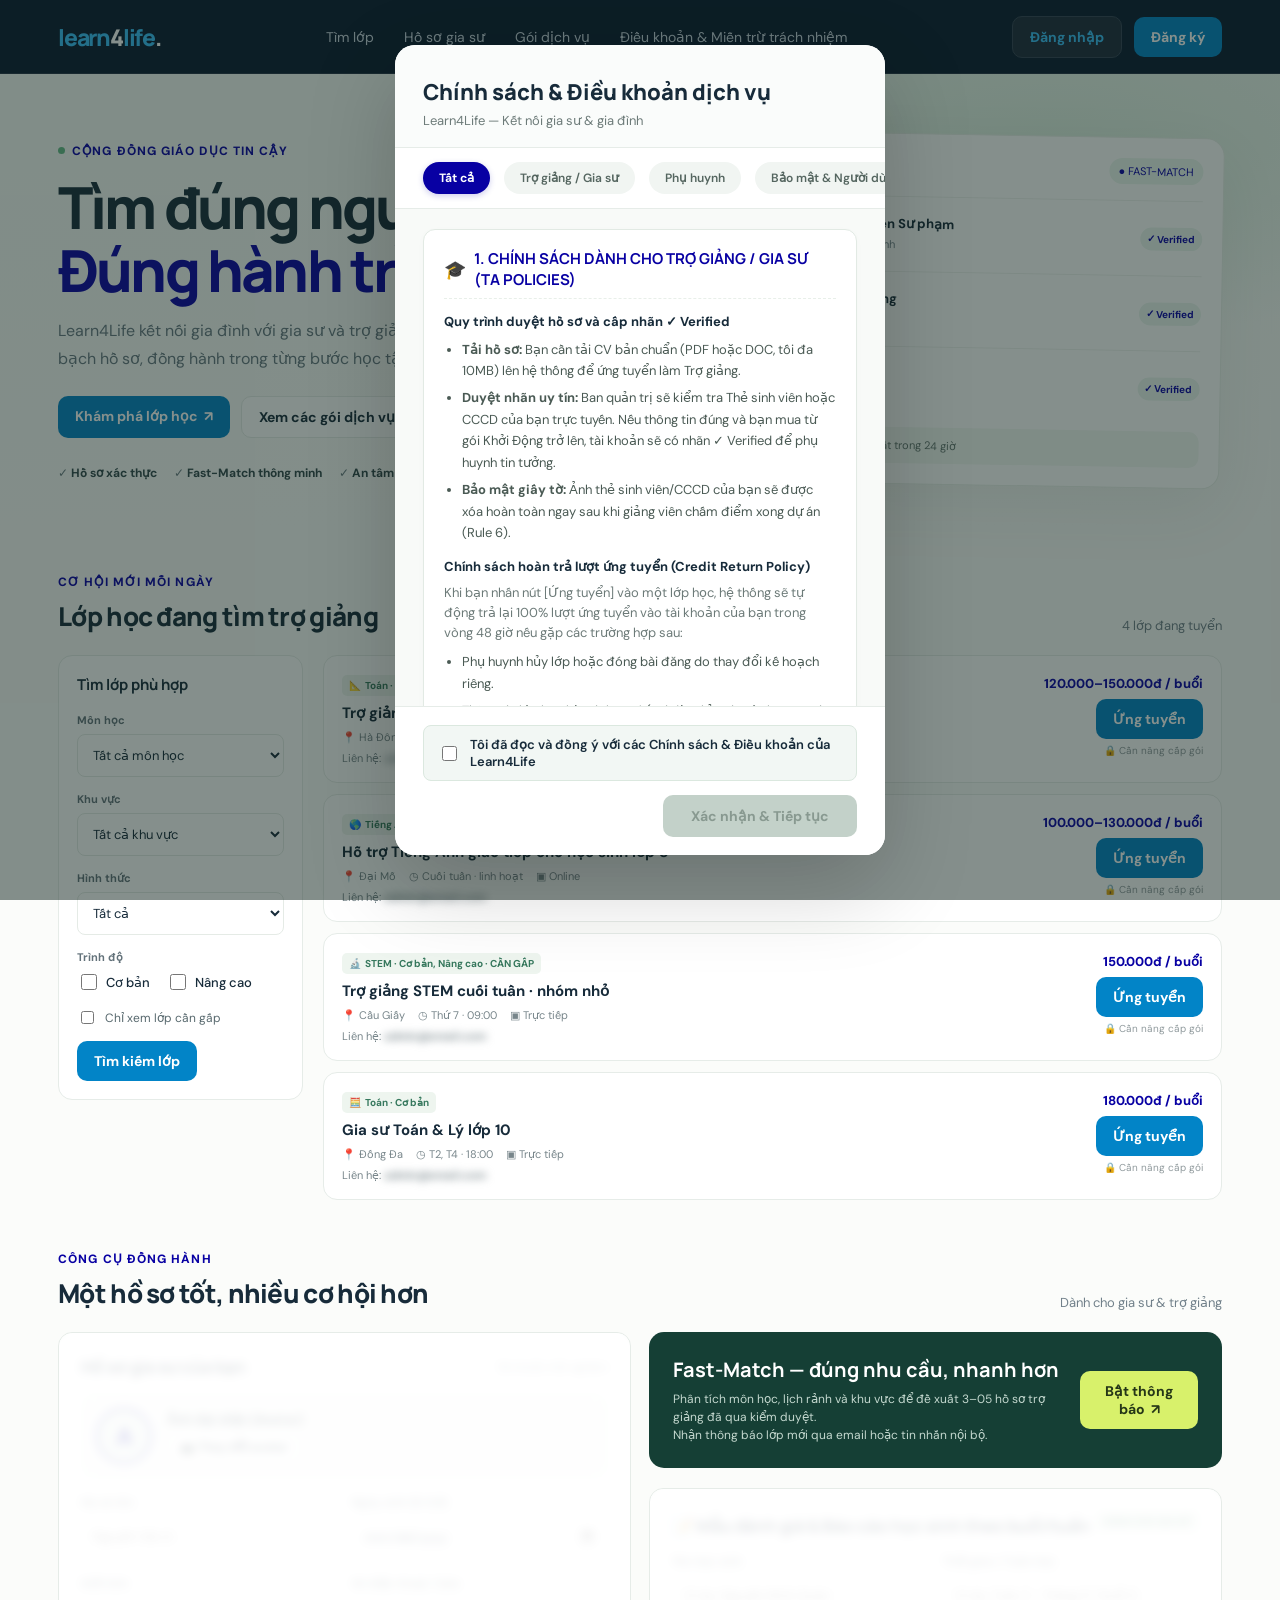
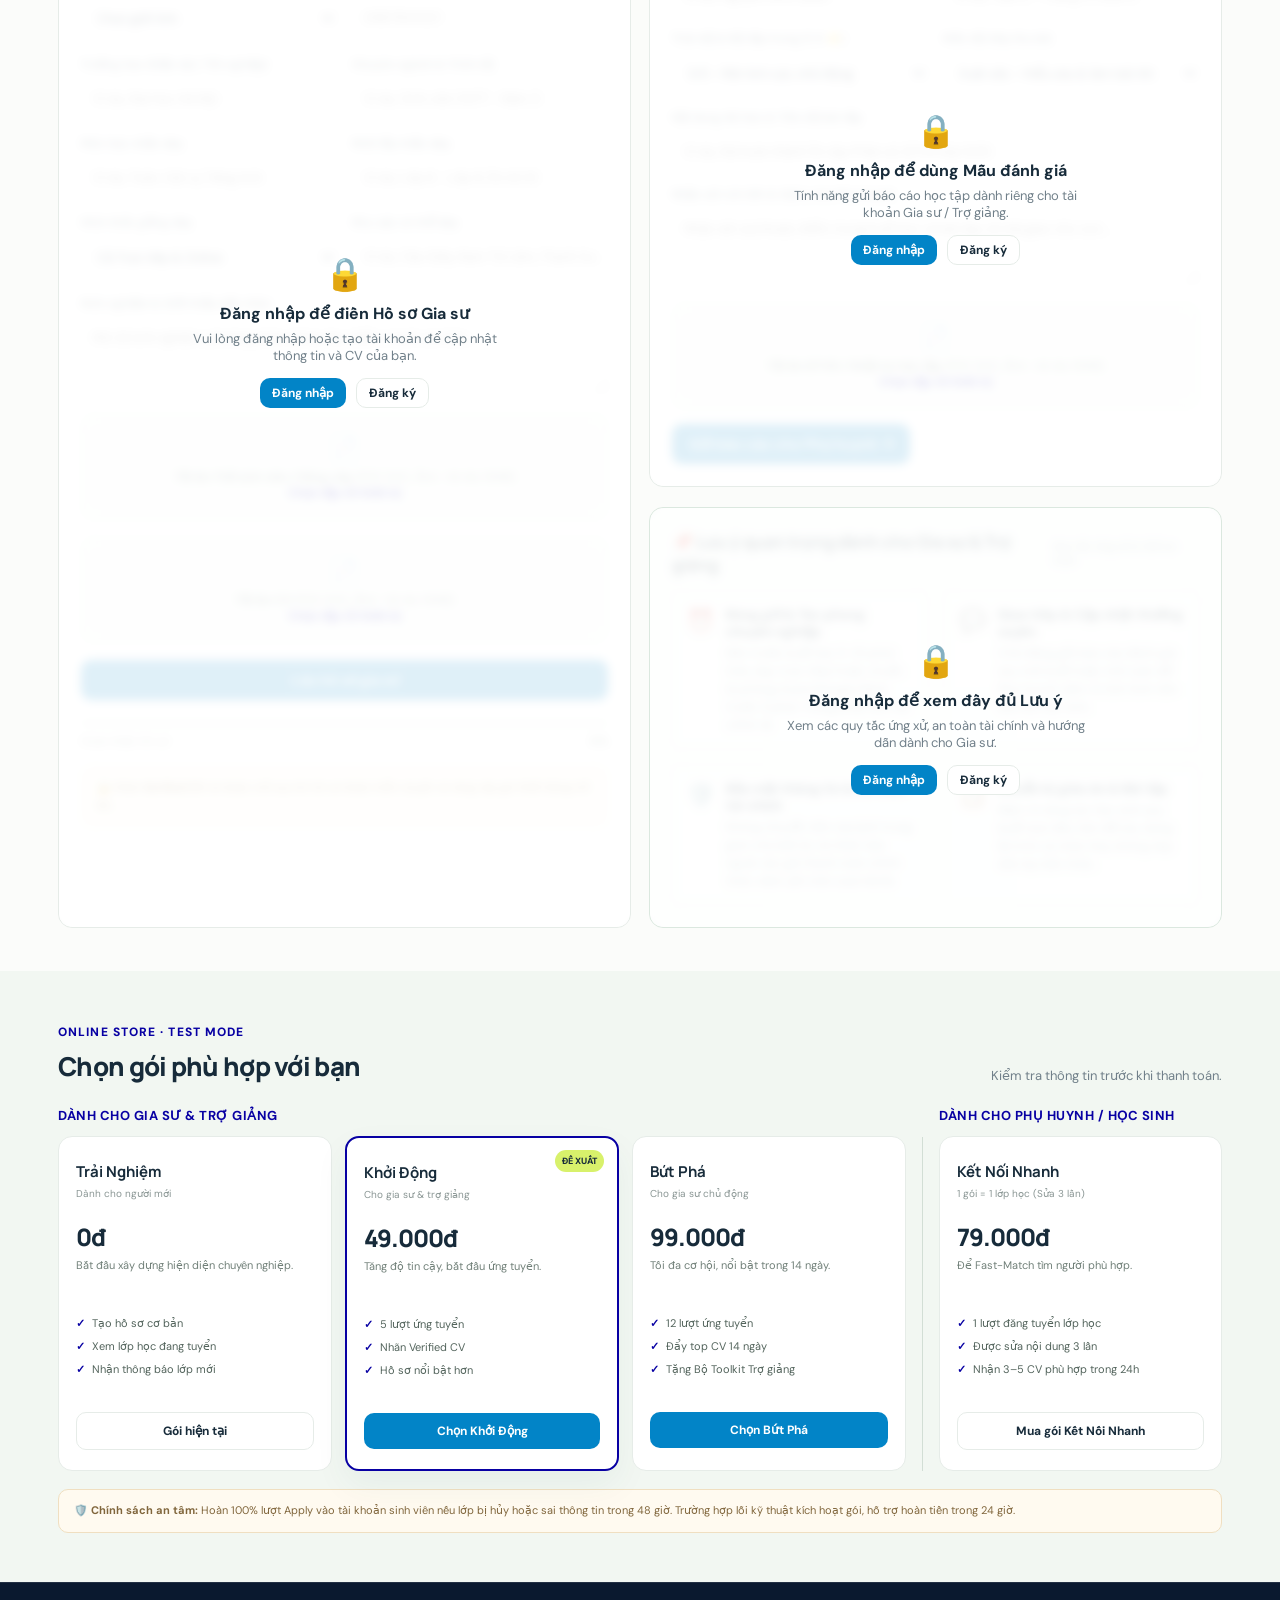
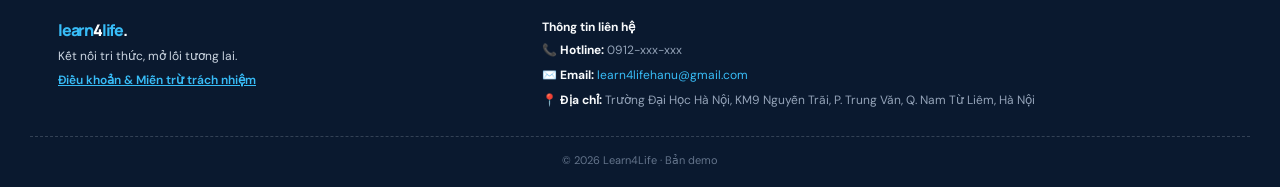
<file: checkout.html>
<!DOCTYPE html>
<html lang="vi">

<head>
    <meta charset="UTF-8">
    <meta name="viewport" content="width=device-width, initial-scale=1.0">
    <title>Thanh toán — Learn4Life</title>
    <link rel="stylesheet" href="style.css">
    <style>
        .checkout-container {
            max-width: 580px;
            margin: 50px auto;
            background: #fff;
            padding: 30px;
            border-radius: 16px;
            border: 1px solid var(--line);
            box-shadow: var(--shadow);
        }

        .checkout-header {
            border-bottom: 1px solid var(--line);
            padding-bottom: 16px;
            margin-bottom: 20px;
        }

        .back-link {
            display: inline-block;
            margin-bottom: 12px;
            color: var(--green);
            font-size: 13px;
            font-weight: 700;
        }
    </style>
</head>

<body>
    <header class="topbar">
        <div class="shell nav">
            <a href="index.html" class="brand">learn<span>4</span>life<span>.</span></a>
        </div>
    </header>

    <main class="shell">
        <div class="checkout-container">
            <a href="index.html#plans" class="back-link">← Quay lại danh sách gói</a>
            <div class="checkout-header">
                <span class="mode">● TEST MODE · MÔ PHỎNG</span>
                <h2 style="margin-top:8px;">Xác nhận gói dịch vụ</h2>
                <p style="color:var(--muted); font-size:13px;">Đây là giao dịch thử nghiệm. Không nhập dữ liệu thật và
                    không phát sinh thanh toán.</p>
            </div>

            <!-- Tóm tắt gói cước chọn từ trang trước -->
            <div class="checkout-summary">
                <span id="checkoutName" style="font-weight:700;">Tên gói...</span>
                <b id="checkoutPrice" style="color:var(--green); font-size:16px;">0đ</b>
            </div>

            <form onsubmit="handlePayment(event)">
                <!-- Tên người dùng / Người thanh toán -->
                <div class="field">
                    <label>Tên người thanh toán</label>
                    <input type="text" id="userNameInput" placeholder="Nguyễn Văn A" required />
                </div>

                <div class="field">
                    <label>Email nhận xác nhận</label>
                    <input type="email" id="emailInput" placeholder="ban@email.com" required />
                </div>

                <div class="field">
                    <label>Phương thức thanh toán thử nghiệm</label>
                    <select id="payMethod" required>
                        <option>Thẻ ngân hàng (Test)</option>
                        <option>Ví điện tử (Test)</option>
                        <option>Chuyển khoản mô phỏng</option>
                    </select>
                </div>

                <!-- 2 ô Checkbox xác nhận -->
                <div class="checkout-agreements"
                    style="margin: 18px 0; display: flex; flex-direction: column; gap: 10px;">
                    <label class="check-item"
                        style="display: flex; align-items: center; gap: 8px; font-size: 13px; cursor: pointer;">
                        <input type="checkbox" id="agreeTerms" onchange="validateCheckoutForm()" />
                        <span>Tôi đồng ý với <a href="javascript:void(0)" onclick="openPolicyModal()"
                                style="color: var(--green); text-decoration: underline;">Điều khoản dịch vụ</a></span>
                    </label>

                    <label class="check-item"
                        style="display: flex; align-items: center; gap: 8px; font-size: 13px; cursor: pointer;">
                        <input type="checkbox" id="agreePayment" onchange="validateCheckoutForm()" />
                        <span>Xác nhận thông tin thanh toán & gói dịch vụ đã chọn</span>
                    </label>
                </div>

                <!-- Nút thanh toán (Mặc định bị disable) -->
                <button type="submit" id="submitBtn" class="btn btn-primary" style="width: 100%; margin-top: 10px;"
                    disabled>
                    Xác nhận thanh toán &nbsp;→
                </button>

                <div class="subtle" style="text-align:center; margin-top:16px;">
                    Mô phỏng luồng đơn hàng an toàn · Không thu tiền thật
                </div>
            </form>
        </div>

        <!-- Modal Policy -->
        <div class="modal-backdrop" id="policyModal">
            <div class="modal modal-policy">
                <button type="button" class="close" id="policyCloseBtn" onclick="closePolicyModal()">×</button>

                <div class="policy-header">
                    <span class="mode">📜 ĐIỀU KHOẢN & MIỄN TRỪ TRÁCH NHIỆM</span>
                    <h2>Chính sách & Quy định Sử dụng</h2>
                    <p class="policy-subtitle">Cập nhật lần cuối: 31/10/2026 · Vui lòng đọc kỹ trước khi bắt đầu trải
                        nghiệm</p>
                </div>

                <!-- Tab Filter Policy -->
                <div class="policy-tabs">
                    <button type="button" class="policy-tab active" onclick="switchPolicyTab('all', this)">Tất
                        cả</button>
                    <button type="button" class="policy-tab" onclick="switchPolicyTab('ta', this)">Gia sư / Trợ
                        giảng</button>
                    <button type="button" class="policy-tab" onclick="switchPolicyTab('parent', this)">Phụ
                        huynh</button>
                    <button type="button" class="policy-tab" onclick="switchPolicyTab('privacy', this)">Bảo mật</button>
                    <button type="button" class="policy-tab" onclick="switchPolicyTab('refund', this)">Hoàn
                        tiền</button>
                </div>

                <div class="policy-content" id="policyContent">
                    <!-- Section 1 -->
                    <div class="policy-section" data-cat="ta">
                        <div class="policy-card">
                            <div class="policy-card-title">
                                <span class="icon">🎓</span>1. Chính sách Dành cho Gia sư & Trợ giảng
                            </div>
                            <div class="policy-card-body">
                                <h4>Quy trình duyệt hồ sơ & cấp nhãn Verified</h4>
                                <ul>
                                    <li><b>Tải hồ sơ:</b> Bạn cần tải CV bản chuẩn (PDF/DOC, tối đa 10MB) lên hệ thống.
                                    </li>
                                    <li><b>Duyệt nhãn uy tín:</b> Ban quản trị kiểm tra Thẻ sinh viên hoặc CCCD trực
                                        tuyến. Đạt yêu cầu và dùng gói Khởi Động trở lên sẽ có nhãn <b>✓ Verified</b>.
                                    </li>
                                    <li><b>Bảo mật giấy tờ:</b> Ảnh xác thực sẽ được xóa hoàn toàn khỏi hệ thống ngay
                                        sau khi chấm điểm/kiểm duyệt hoàn tất.</li>
                                </ul>

                                <h4>Chính sách hoàn trả lượt ứng tuyển (Credit Return)</h4>
                                <p>Hệ thống sẽ hoàn lại <b>100% lượt ứng tuyển</b> vào tài khoản trong vòng 48 giờ nếu
                                    gặp trường hợp:</p>
                                <ul>
                                    <li>Lớp học bị hủy hoặc thông tin lớp sai lệch (môn học, địa điểm, lịch học).</li>
                                    <li>Phụ huynh hủy bài đăng do thay đổi kế hoạch gia đình.</li>
                                    <li>Lớp đã có người nhận trước khi hồ sơ của bạn được xử lý.</li>
                                </ul>

                                <h4>Bộ Toolkit & Tính năng Đẩy Top CV</h4>
                                <ul>
                                    <li><b>Bộ Toolkit Trợ giảng:</b> Gửi qua email sau khi kích hoạt thành công gói Bứt
                                        Phá.</li>
                                    <li><b>Đẩy Top CV:</b> Ưu tiên hiển thị trên danh sách đề xuất trong vòng 14 ngày.
                                    </li>
                                </ul>
                            </div>
                        </div>
                    </div>

                    <!-- Section 2 -->
                    <div class="policy-section" data-cat="parent">
                        <div class="policy-card">
                            <div class="policy-card-title">
                                <span class="icon">👨‍👩‍👧‍👦</span> 2. Chính sách Dành cho Phụ huynh
                            </div>
                            <div class="policy-card-body">
                                <h4>Thời gian giao nhận dịch vụ Fast-Match</h4>
                                <ul>
                                    <li>Sau khi đăng tuyển, hệ thống gửi <b>3–5 hồ sơ Trợ giảng phù hợp</b> trong vòng
                                        24 giờ.</li>
                                    <li>Phụ huynh được chủ động xem chi tiết, liên hệ trực tiếp với Trợ giảng.</li>
                                    <li>Nếu chưa hài lòng, phụ huynh có quyền yêu cầu hỗ trợ đề xuất thêm hồ sơ khác
                                        trong 48 giờ.</li>
                                </ul>

                                <h4>Cam kết minh bạch thông tin</h4>
                                <p>Mức thù lao (100.000đ – 180.000đ/buổi) và hình thức học (Trực tiếp / Online) luôn
                                    được hiển thị công khai. Mọi thỏa thuận chi tiết là giao dịch trực tiếp giữa gia
                                    đình và gia sư. Learn4Life không can thiệp vào các điều khoản cá nhân phát sinh
                                    ngoài nền tảng.</p>
                            </div>
                        </div>
                    </div>

                    <!-- Section 3 -->
                    <div class="policy-section" data-cat="privacy">
                        <div class="policy-card">
                            <div class="policy-card-title">
                                <span class="icon">🔒</span> 3. Bảo mật & Bảo vệ Người dùng
                            </div>
                            <div class="policy-card-body">
                                <h4>Ẩn thông tin liên hệ</h4>
                                <p>Số điện thoại, email và địa chỉ nhà chi tiết được ẩn hoàn toàn khỏi danh sách công
                                    khai. Thông tin chỉ xuất hiện khi hai bên chủ động bấm chấp nhận kết nối.</p>

                                <h4>Chính sách bảo vệ Beta Tester</h4>
                                <p>Mọi thông tin cá nhân và giao dịch thử nghiệm trong bản Demo hoàn toàn được lưu giữ
                                    trong môi trường mô phỏng an toàn. Bạn có thể yêu cầu xóa dữ liệu cá nhân bất kỳ lúc
                                    nào.</p>
                            </div>
                        </div>
                    </div>

                    <!-- Section 4 -->
                    <div class="policy-section" data-cat="refund">
                        <div class="policy-card">
                            <div class="policy-card-title">
                                <span class="icon">💸</span> 4. Chính sách Hoàn tiền Giả lập (Test Mode)
                            </div>
                            <div class="policy-card-body">
                                <p>Website đang hoạt động ở chế độ <b>TEST MODE</b>. Không có bất kỳ giao dịch tài chính
                                    thật nào được phát sinh.</p>
                                <p>Trường hợp gặp lỗi không kích hoạt được gói dịch vụ mô phỏng trong 24 giờ, hệ thống
                                    sẽ thực hiện thao tác hoàn tiền giả lập 100% trên bảng điều khiển để đảm bảo luồng
                                    trải nghiệm e-commerce chuẩn hóa.</p>
                            </div>
                        </div>
                    </div>
                </div>
            </div>
        </div>
    </main>

    <div class="toast" id="toast"></div>

    <script>
        document.addEventListener('DOMContentLoaded', () => {
            const selectedPlan = JSON.parse(localStorage.getItem('selected_plan'));

            if (!selectedPlan) {
                window.location.href = 'index.html#plans';
                return;
            }

            document.getElementById('checkoutName').textContent = selectedPlan.name;
            document.getElementById('checkoutPrice').textContent = Number(selectedPlan.price).toLocaleString('vi-VN') + 'đ';

            const user = JSON.parse(localStorage.getItem('user_session'));
            if (user) {
                const nameInput = document.getElementById('userNameInput');
                const emailInput = document.getElementById('emailInput');
                if (user.name && nameInput) nameInput.value = user.name;
                if (user.email && emailInput) emailInput.value = user.email;
            }
        });

        function validateCheckoutForm() {
            const agreeTerms = document.getElementById('agreeTerms').checked;
            const agreePayment = document.getElementById('agreePayment').checked;
            document.getElementById('submitBtn').disabled = !(agreeTerms && agreePayment);
        }

        function notify(text) {
            const el = document.getElementById('toast');
            el.textContent = text;
            el.classList.add('show');
            clearTimeout(window.toastTimer);
            window.toastTimer = setTimeout(() => el.classList.remove('show'), 3100);
        }

        function handlePayment(e) {
            e.preventDefault();
            const selectedPlan = JSON.parse(localStorage.getItem('selected_plan'));
            const planName = selectedPlan ? selectedPlan.name : document.getElementById('checkoutName').textContent;

            // Xác định số lượt ứng tuyển cộng thêm theo từng gói
            let creditsToAdd = 0;
            if (planName === 'Khởi Động') {
                creditsToAdd = 5;
            } else if (planName === 'Bứt Phá') {
                creditsToAdd = 12;
            }

            let user = JSON.parse(localStorage.getItem('user_session')) || {
                name: document.getElementById('userNameInput').value || 'Người dùng',
                email: document.getElementById('emailInput').value || 'user@email.com',
                role: 'tutor'
            };

            user.activePlan = planName;

            // Xử lý cộng lượt theo vai trò (Role)
            if (user.role === 'parent') {
                if (planName === 'Kết Nối Nhanh') {
                    user.postCredits = (user.postCredits || 0) + 1;
                }
            } else {
                // Cộng lượt ứng tuyển cho Gia sư / Trợ giảng
                user.applyCredits = (user.applyCredits || 0) + creditsToAdd;
            }

            // Cập nhật phiên đăng nhập hiện tại
            localStorage.setItem('user_session', JSON.stringify(user));

            // Đồng bộ vào cơ sở dữ liệu người dùng (registered_users)
            let users = JSON.parse(localStorage.getItem('registered_users')) || [];
            const userIndex = users.findIndex(u => u.email === user.email);
            if (userIndex !== -1) {
                users[userIndex].activePlan = user.activePlan;
                users[userIndex].applyCredits = user.applyCredits;
                users[userIndex].postCredits = user.postCredits;
                localStorage.setItem('registered_users', JSON.stringify(users));
            }

            localStorage.removeItem('selected_plan');
            notify(`Thanh toán thành công gói ${planName}! Đang quay về trang chủ...`);
            setTimeout(() => {
                window.location.href = 'index.html?payment=success';
            }, 2000);
        }
        // Phân quyền theo role khi mua gói
        if (user.role === 'parent') {
            if (planName === 'Kết Nối Nhanh') {
                user.hasPostingAccess = true; // Mở khóa mục gửi thông tin tìm gia sư
            }
        } else {
            user.applyCredits = (user.applyCredits || 0) + creditsToAdd;
        }

        localStorage.setItem('user_session', JSON.stringify(user));

        // Đồng bộ thông tin vào danh sách registered_users
        let users = JSON.parse(localStorage.getItem('registered_users')) || [];
        const userIndex = users.findIndex(u => u.email === user.email);
        if (userIndex !== -1) {
            users[userIndex].activePlan = user.activePlan;
            users[userIndex].applyCredits = user.applyCredits;
            users[userIndex].hasPostingAccess = user.hasPostingAccess;
            localStorage.setItem('registered_users', JSON.stringify(users));
        }

        localStorage.removeItem('selected_plan');
        notify(`Thanh toán thành công gói ${planName}! Đang quay về trang chủ...`);
        setTimeout(() => {
            window.location.href = 'index.html?payment=success';
        }, 2000);

        function openPolicyModal() {
            document.getElementById('policyModal').classList.add('show');
        }

        function closePolicyModal() {
            document.getElementById('policyModal').classList.remove('show');
        }

        function switchPolicyTab(category, btnElement) {
            // Đổi active cho button tab
            const tabs = document.querySelectorAll('.policy-tab');
            tabs.forEach(tab => tab.classList.remove('active'));
            btnElement.classList.add('active');

            // Ẩn/Hiện nội dung theo danh mục
            const sections = document.querySelectorAll('.policy-section');
            sections.forEach(sec => {
                if (category === 'all' || sec.getAttribute('data-cat') === category) {
                    sec.style.display = 'block';
                } else {
                    sec.style.display = 'none';
                }
            });
        }
    </script>
</body>

</html>
</file>
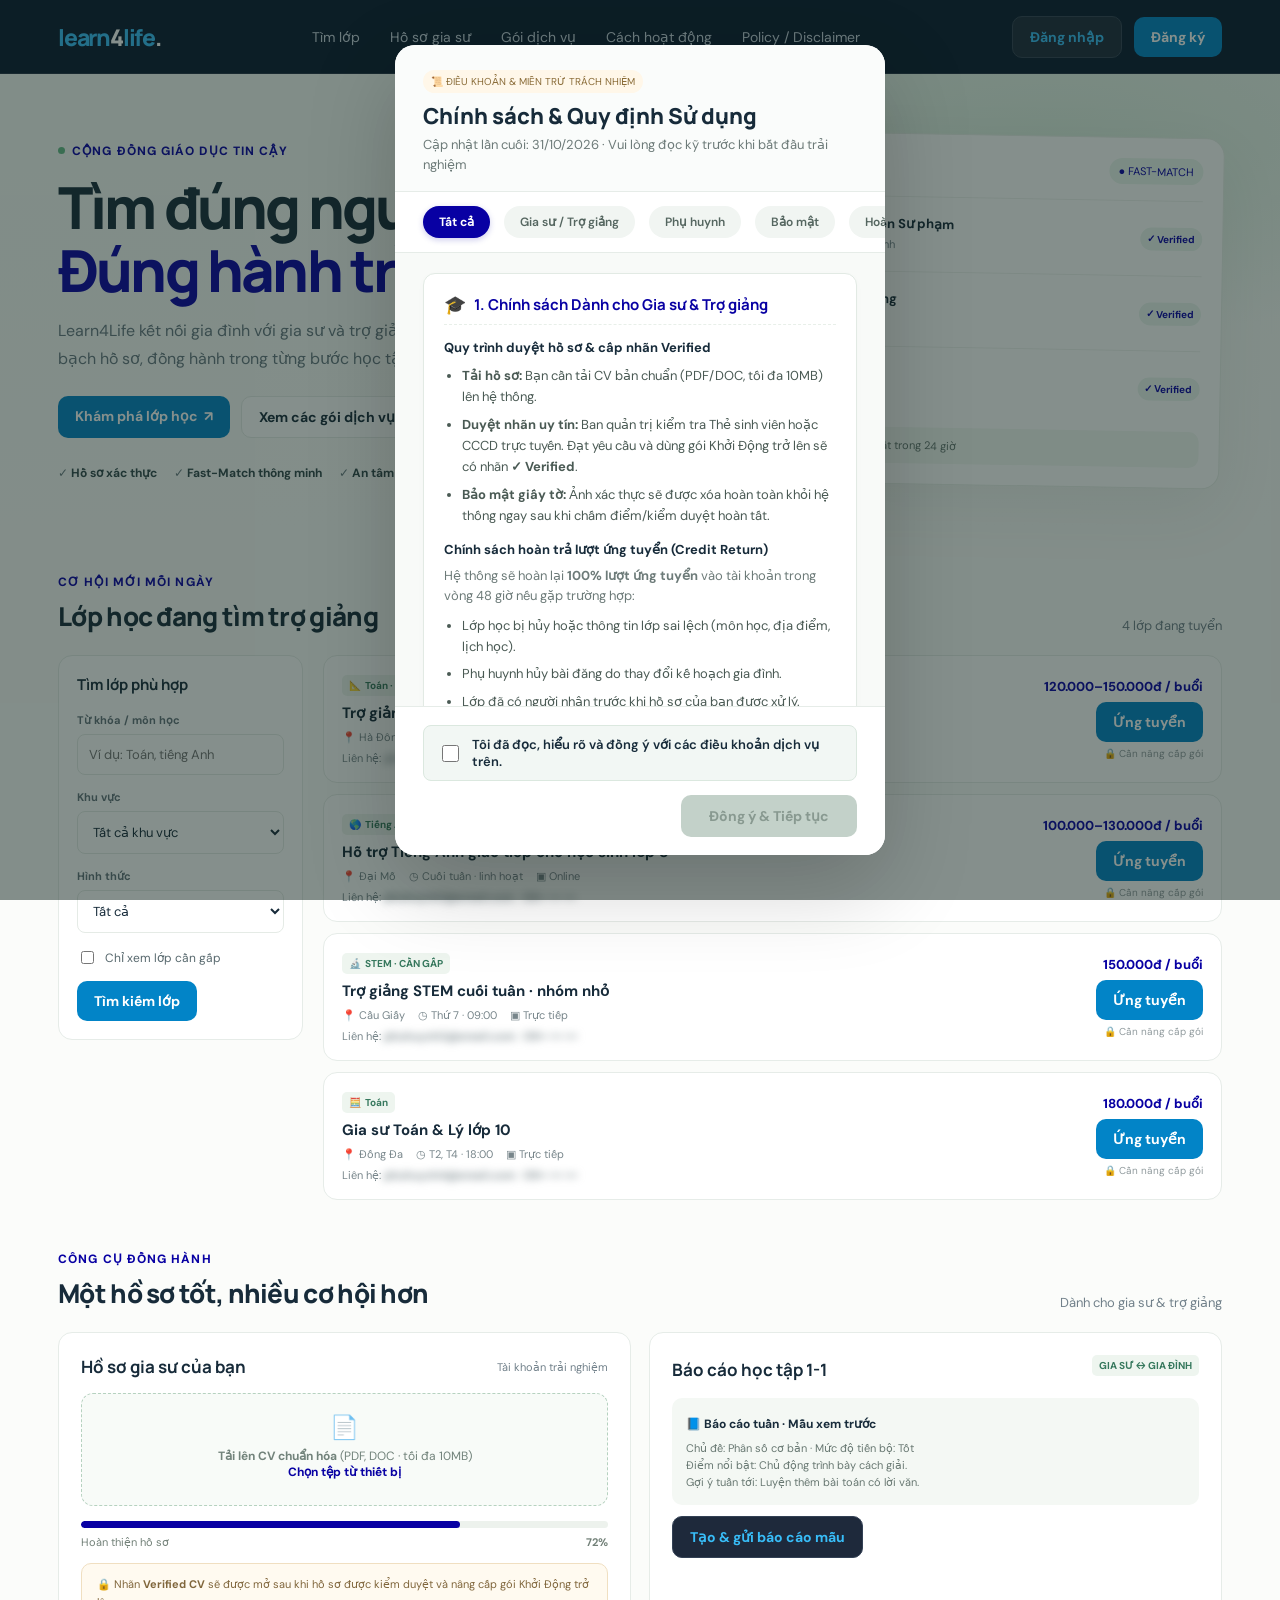
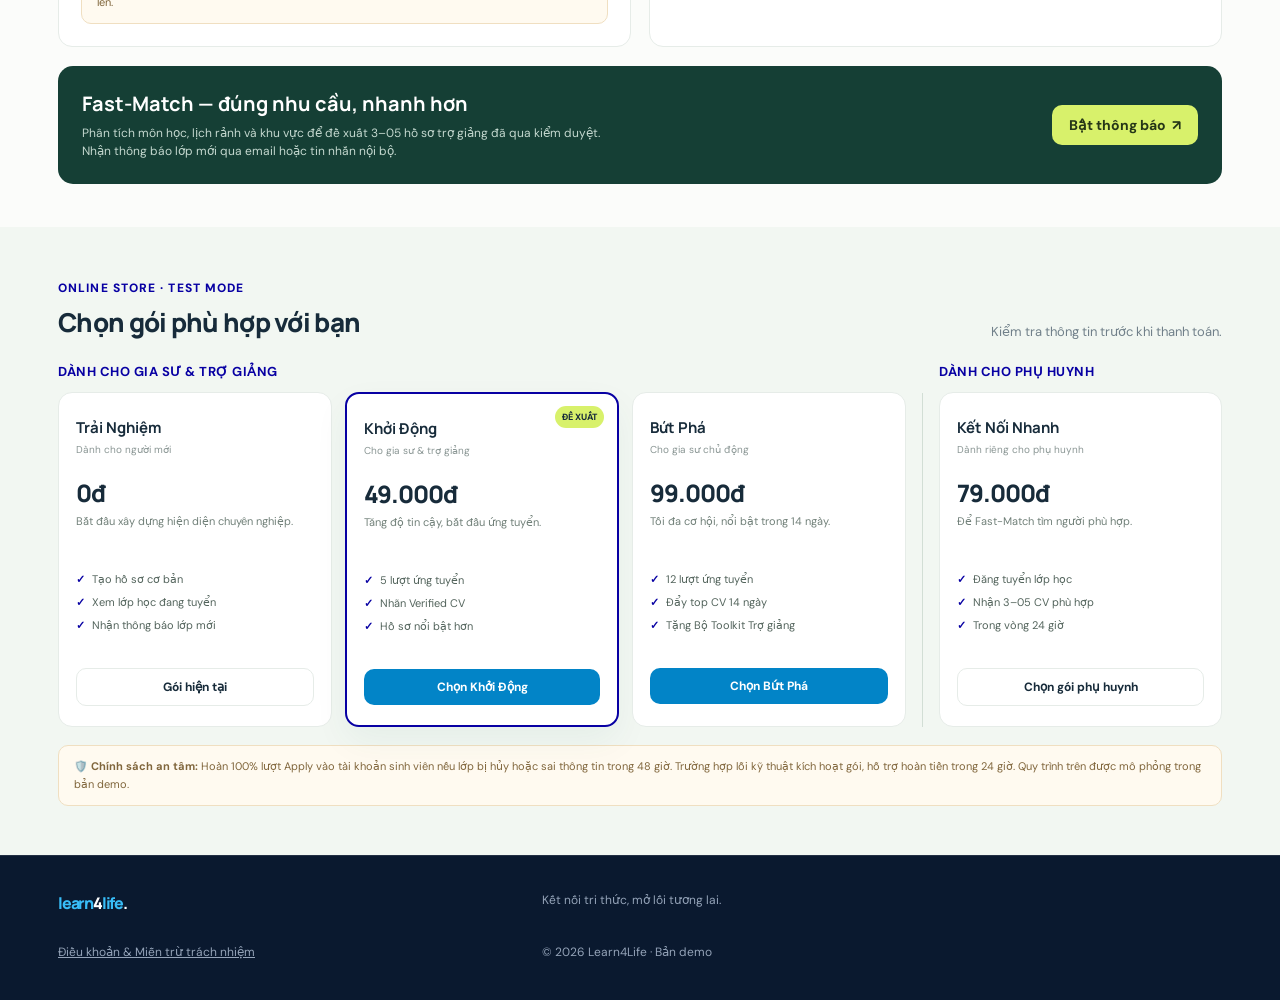
<file: demo2.html>
<!DOCTYPE html>
<html lang="vi">

<head>
    <meta charset="UTF-8" />
    <meta name="viewport" content="width=device-width, initial-scale=1.0" />
    <title>Learn4Life — Kết nối gia sư & gia đình</title>
    <link rel="stylesheet" href="style.css" />
</head>

<body>
    <header class="topbar">
        <div class="shell nav">
            <a href="#home" class="brand">learn<span>4</span>life<span>.</span></a>
            <nav class="links">
                <a href="#classes" onclick="checkPolicyAndNavigate(event, '#classes')">Tìm lớp</a>
                <a href="#profile" onclick="checkPolicyAndNavigate(event, '#profile')">Hồ sơ gia sư</a>
                <a href="#plans" onclick="checkPolicyAndNavigate(event, '#plans')">Gói dịch vụ</a>
                <a href="#how" onclick="checkPolicyAndNavigate(event, '#how')">Cách hoạt động</a>
                <a href="javascript:void(0)" onclick="openPolicyModal(false)">Policy / Disclaimer</a>
            </nav>
            <div class="nav-right" id="navRight">
                <!-- Hiển thị mặc định khi chưa đăng nhập -->
                <button class="btn btn-light" onclick="openAuthModal('login')">Đăng nhập</button>
                <button class="btn btn-primary" onclick="openAuthModal('register')">Đăng ký</button>
            </div>
        </div>
    </header>

    <main id="home">
        <section class="hero">
            <div class="shell hero-grid">
                <div>
                    <div class="eyebrow">
                        <span class="dot"></span> Cộng đồng giáo dục tin cậy
                    </div>
                    <h1>Tìm đúng người.<br /><em>Đúng hành trình.</em></h1>
                    <p>
                        Learn4Life kết nối gia đình với gia sư và trợ giảng phù hợp — minh bạch hồ sơ, đồng hành trong
                        từng bước học tập.
                    </p>
                    <div class="hero-actions">
                        <a class="btn btn-primary" href="#classes"
                            onclick="checkPolicyAndNavigate(event, '#classes')">Khám phá lớp học&nbsp; ↗</a>
                        <a class="btn btn-outline" href="#plans" onclick="checkPolicyAndNavigate(event, '#plans')">Xem
                            các gói dịch vụ</a>
                    </div>
                    <div class="trust">
                        <span>✓ <b>Hồ sơ xác thực</b></span>
                        <span>✓ <b>Fast-Match thông minh</b></span>
                        <span>✓ <b>An tâm 48 giờ</b></span>
                    </div>
                </div>
                <div class="hero-card">
                    <div class="card-head">
                        <strong>Gợi ý dành cho bạn</strong>
                        <span class="live">● FAST-MATCH</span>
                    </div>
                    <div class="match-profile">
                        <div class="portrait">👩🏻‍🏫</div>
                        <div class="mp-info">
                            <b>Minh Anh · Sinh viên Sư phạm</b>
                            <small>Toán, Tiếng Việt · Ba Đình</small>
                        </div>
                        <span class="verified">✓ Verified</span>
                    </div>
                    <div class="match-profile">
                        <div class="portrait blue">👨🏻‍🎓</div>
                        <div class="mp-info">
                            <b>Quốc Bảo · Trợ giảng</b>
                            <small>Tiếng Anh · Thanh Xuân</small>
                        </div>
                        <span class="verified">✓ Verified</span>
                    </div>
                    <div class="match-profile">
                        <div class="portrait pink">👩🏽‍🎓</div>
                        <div class="mp-info">
                            <b>Thảo Nhi · Gia sư</b>
                            <small>Toán, Lý · Hưng Yên</small>
                        </div>
                        <span class="verified">✓ Verified</span>
                    </div>
                    <div class="match-footer">✨ 3 hồ sơ phù hợp được đề xuất trong 24 giờ</div>
                </div>
            </div>
        </section>

        <section class="section" id="classes">
            <div class="shell">
                <div class="section-head">
                    <div>
                        <div class="eyebrow">Cơ hội mới mỗi ngày</div>
                        <h2>Lớp học đang tìm trợ giảng</h2>
                    </div>
                    <p id="resultCount">4 lớp đang tuyển</p>
                </div>
                <div class="content-grid">
                    <aside class="filter-card">
                        <h3>Tìm lớp phù hợp</h3>
                        <div class="field">
                            <label>Từ khóa / môn học</label>
                            <input id="searchInput" placeholder="Ví dụ: Toán, tiếng Anh" />
                        </div>
                        <div class="field">
                            <label>Khu vực</label>
                            <select id="areaFilter">
                                <option value="">Tất cả khu vực</option>
                                <option>Thanh Xuân</option>
                                <option>Ba Đình</option>
                                <option>Hoàn Kiếm</option>
                                <option>Hưng Yên</option>
                            </select>
                        </div>
                        <div class="field">
                            <label>Hình thức</label>
                            <select id="typeFilter">
                                <option value="">Tất cả</option>
                                <option>Trực tiếp</option>
                                <option>Online</option>
                            </select>
                        </div>
                        <label class="check">
                            <input type="checkbox" id="urgentFilter" /> Chỉ xem lớp cần gấp
                        </label>
                        <button class="btn btn-primary" onclick="filterClasses()">Tìm kiếm lớp</button>
                    </aside>
                    <div>
                        <div class="class-list" id="classList"></div>
                        <div class="empty" id="emptyState">
                            Không tìm thấy lớp phù hợp. Hãy thử thay đổi bộ lọc.
                        </div>
                    </div>
                </div>
            </div>
        </section>

        <section class="section" id="profile" style="padding-top:4px">
            <div class="shell">
                <div class="section-head">
                    <div>
                        <div class="eyebrow">Công cụ đồng hành</div>
                        <h2>Một hồ sơ tốt, nhiều cơ hội hơn</h2>
                    </div>
                    <p>Dành cho gia sư & trợ giảng</p>
                </div>
                <div class="split">
                    <div class="panel">
                        <div class="panel-title">
                            <h3>Hồ sơ gia sư của bạn</h3>
                            <span class="subtle">Tài khoản trải nghiệm</span>
                        </div>
                        <div class="upload-zone">
                            <div class="upload-icon">📄</div>
                            <div><b>Tải lên CV chuẩn hóa</b> (PDF, DOC · tối đa 10MB)</div>
                            <label for="cvFile">Chọn tệp từ thiết bị</label>
                            <input id="cvFile" type="file" accept=".pdf,.doc,.docx" onchange="uploadCV(this)" />
                            <div id="fileName" class="subtle" style="margin-top:7px"></div>
                        </div>
                        <div class="profile-progress">
                            <div></div>
                        </div>
                        <div class="profile-row">
                            <span>Hoàn thiện hồ sơ</span>
                            <b>72%</b>
                        </div>
                        <div class="notice" style="margin-top:14px">
                            🔒 Nhãn <b>Verified CV</b> sẽ được mở sau khi hồ sơ được kiểm duyệt và nâng cấp gói Khởi
                            Động trở lên.
                        </div>
                    </div>
                    <div class="panel">
                        <div class="panel-title">
                            <h3>Báo cáo học tập 1-1</h3>
                            <span class="tag">GIA SƯ ↔ GIA ĐÌNH</span>
                        </div>
                        <div class="report-preview">
                            <b>📘 Báo cáo tuần · Mẫu xem trước</b>
                            <p>
                                Chủ đề: Phân số cơ bản · Mức độ tiến bộ: Tốt<br />
                                Điểm nổi bật: Chủ động trình bày cách giải.<br />
                                Gợi ý tuần tới: Luyện thêm bài toán có lời văn.
                            </p>
                        </div>
                        <button class="btn btn-light"
                            onclick="notify('Báo cáo mẫu đã được gửi tới hộp thư nội bộ (demo).')">
                            Tạo & gửi báo cáo mẫu
                        </button>
                    </div>
                </div>
                <div class="match-box" id="how">
                    <div>
                        <h3>Fast-Match — đúng nhu cầu, nhanh hơn</h3>
                        <p>
                            Phân tích môn học, lịch rảnh và khu vực để đề xuất 3–05 hồ sơ trợ giảng đã qua kiểm
                            duyệt.<br />
                            Nhận thông báo lớp mới qua email hoặc tin nhắn nội bộ.
                        </p>
                    </div>
                    <button class="btn btn-lime"
                        onclick="notify('Đã bật thông báo lớp mới qua email và tin nhắn nội bộ (demo).')">
                        Bật thông báo&nbsp; ↗
                    </button>
                </div>
            </div>
        </section>

        <section class="plans-section" id="plans">
            <div class="shell">
                <div class="section-head">
                    <div>
                        <div class="eyebrow">Online Store · Test mode</div>
                        <h2>Chọn gói phù hợp với bạn</h2>
                    </div>
                    <p>Kiểm tra thông tin trước khi thanh toán.</p>
                </div>
                <div class="plans-wrapper">
                    <!-- Nhóm gói dành cho Gia sư & Trợ giảng -->
                    <div class="plans-group">
                        <div class="group-title">Dành cho Gia sư & Trợ giảng</div>
                        <div class="plans-subgrid tutor-plans">
                            <article class="plan">
                                <h3>Trải Nghiệm</h3>
                                <div class="for">Dành cho người mới</div>
                                <div class="price">0đ</div>
                                <div class="plan-desc">Bắt đầu xây dựng hiện diện chuyên nghiệp.</div>
                                <ul>
                                    <li>Tạo hồ sơ cơ bản</li>
                                    <li>Xem lớp học đang tuyển</li>
                                    <li>Nhận thông báo lớp mới</li>
                                </ul>
                                <button class="btn btn-outline" onclick="notify('Bạn đang dùng gói Trải Nghiệm.')">Gói
                                    hiện tại</button>
                            </article>

                            <article class="plan featured">
                                <span class="plan-label">ĐỀ XUẤT</span>
                                <h3>Khởi Động</h3>
                                <div class="for">Cho gia sư & trợ giảng</div>
                                <div class="price">49.000đ</div>
                                <div class="plan-desc">Tăng độ tin cậy, bắt đầu ứng tuyển.</div>
                                <ul>
                                    <li>5 lượt ứng tuyển</li>
                                    <li>Nhãn Verified CV</li>
                                    <li>Hồ sơ nổi bật hơn</li>
                                </ul>
                                <button class="btn btn-primary" onclick="checkout('Khởi Động',49000)">Chọn Khởi
                                    Động</button>
                            </article>

                            <article class="plan">
                                <h3>Bứt Phá</h3>
                                <div class="for">Cho gia sư chủ động</div>
                                <div class="price">99.000đ</div>
                                <div class="plan-desc">Tối đa cơ hội, nổi bật trong 14 ngày.</div>
                                <ul>
                                    <li>12 lượt ứng tuyển</li>
                                    <li>Đẩy top CV 14 ngày</li>
                                    <li>Tặng Bộ Toolkit Trợ giảng</li>
                                </ul>
                                <button class="btn btn-primary" onclick="checkout('Bứt Phá',99000)">Chọn Bứt
                                    Phá</button>
                            </article>
                        </div>
                    </div>

                    <div class="plans-divider"></div>

                    <div class="plans-group">
                        <div class="group-title">Dành cho Phụ huynh</div>
                        <div class="plans-subgrid parent-plans">
                            <article class="plan">
                                <h3>Kết Nối Nhanh</h3>
                                <div class="for">Dành riêng cho phụ huynh</div>
                                <div class="price">79.000đ</div>
                                <div class="plan-desc">Để Fast-Match tìm người phù hợp.</div>
                                <ul>
                                    <li>Đăng tuyển lớp học</li>
                                    <li>Nhận 3–05 CV phù hợp</li>
                                    <li>Trong vòng 24 giờ</li>
                                </ul>
                                <button class="btn btn-outline" onclick="checkout('Kết Nối Nhanh',79000)">Chọn gói phụ
                                    huynh</button>
                            </article>
                        </div>
                    </div>
                </div>
                <div class="notice">
                    🛡️ <b>Chính sách an tâm:</b> Hoàn 100% lượt Apply vào tài khoản sinh viên nếu lớp bị hủy hoặc sai
                    thông tin trong 48 giờ. Trường hợp lỗi kỹ thuật kích hoạt gói, hỗ trợ hoàn tiền trong 24 giờ. Quy
                    trình trên được mô phỏng trong bản demo.
                </div>
            </div>
        </section>
    </main>

    <footer class="footer">
        <div class="shell footer-inner">
            <span class="brand" style="font-size:16px">learn<span>4</span>life<span>.</span></span>
            <span>Kết nối tri thức, mở lối tương lai.</span>
            <a href="javascript:void(0)" onclick="openPolicyModal(false)" style="text-decoration: underline;">Điều khoản
                &
                Miễn trừ trách nhiệm</a>
            <span>© 2026 Learn4Life · Bản demo</span>
        </div>
    </footer>

    <!-- Modal Checkout -->
    <div class="modal-backdrop" id="checkoutModal" onclick="if(event.target===this)closeCheckout()">
        <div class="modal">
            <button class="close" onclick="closeCheckout()">×</button>
            <span class="mode">● TEST MODE · MÔ PHỎNG</span>
            <h2 style="margin-top:13px">Xác nhận gói dịch vụ</h2>
            <p>Đây là giao dịch thử nghiệm. Không nhập dữ liệu thẻ thật và không phát sinh thanh toán.</p>
            <div class="checkout-summary">
                <span id="checkoutName">Gói</span>
                <b id="checkoutPrice">0đ</b>
            </div>
            <div class="field">
                <label>Phương thức thanh toán thử nghiệm</label>
                <select id="payMethod">
                    <option>Thẻ ngân hàng (Test)</option>
                    <option>Ví điện tử (Test)</option>
                    <option>Chuyển khoản mô phỏng</option>
                </select>
            </div>
            <div class="field">
                <label>Email nhận xác nhận</label>
                <input type="email" id="emailInput" placeholder="ban@email.com" />
            </div>
            <button class="btn btn-primary" onclick="completePayment()">
                Thanh toán thử nghiệm&nbsp; →
            </button>
            <div class="subtle" style="text-align:center;margin-top:11px">
                Mô phỏng luồng đơn hàng an toàn · Không thu tiền thật
            </div>
        </div>
    </div>

    <!-- Modal Policy Nâng Cấp -->
    <div class="modal-backdrop" id="policyModal">
        <div class="modal modal-policy">
            <button class="close" id="policyCloseBtn" onclick="closePolicyModal()">×</button>

            <div class="policy-header">
                <span class="mode">📜 ĐIỀU KHOẢN & MIỄN TRỪ TRÁCH NHIỆM</span>
                <h2>Chính sách & Quy định Sử dụng</h2>
                <p class="policy-subtitle">Cập nhật lần cuối: 31/10/2026 · Vui lòng đọc kỹ trước khi bắt đầu trải nghiệm
                </p>
            </div>

            <!-- Tab Filter Policy -->
            <div class="policy-tabs">
                <button class="policy-tab active" onclick="switchPolicyTab('all', this)">Tất cả</button>
                <button class="policy-tab" onclick="switchPolicyTab('ta', this)">Gia sư / Trợ giảng</button>
                <button class="policy-tab" onclick="switchPolicyTab('parent', this)">Phụ huynh</button>
                <button class="policy-tab" onclick="switchPolicyTab('privacy', this)">Bảo mật</button>
                <button class="policy-tab" onclick="switchPolicyTab('refund', this)">Hoàn tiền</button>
            </div>

            <div class="policy-content" id="policyContent">
                <!-- Section 1 -->
                <div class="policy-section" data-cat="ta">
                    <div class="policy-card">
                        <div class="policy-card-title">
                            <span class="icon">🎓</span> 1. Chính sách Dành cho Gia sư & Trợ giảng
                        </div>
                        <div class="policy-card-body">
                            <h4>Quy trình duyệt hồ sơ & cấp nhãn Verified</h4>
                            <ul>
                                <li><b>Tải hồ sơ:</b> Bạn cần tải CV bản chuẩn (PDF/DOC, tối đa 10MB) lên hệ thống.</li>
                                <li><b>Duyệt nhãn uy tín:</b> Ban quản trị kiểm tra Thẻ sinh viên hoặc CCCD trực tuyến.
                                    Đạt yêu cầu và dùng gói Khởi Động trở lên sẽ có nhãn <b>✓ Verified</b>.</li>
                                <li><b>Bảo mật giấy tờ:</b> Ảnh xác thực sẽ được xóa hoàn toàn khỏi hệ thống ngay sau
                                    khi chấm điểm/kiểm duyệt hoàn tất.</li>
                            </ul>

                            <h4>Chính sách hoàn trả lượt ứng tuyển (Credit Return)</h4>
                            <p>Hệ thống sẽ hoàn lại <b>100% lượt ứng tuyển</b> vào tài khoản trong vòng 48 giờ nếu gặp
                                trường hợp:</p>
                            <ul>
                                <li>Lớp học bị hủy hoặc thông tin lớp sai lệch (môn học, địa điểm, lịch học).</li>
                                <li>Phụ huynh hủy bài đăng do thay đổi kế hoạch gia đình.</li>
                                <li>Lớp đã có người nhận trước khi hồ sơ của bạn được xử lý.</li>
                            </ul>

                            <h4>Bộ Toolkit & Tính năng Đẩy Top CV</h4>
                            <ul>
                                <li><b>Bộ Toolkit Trợ giảng:</b> Gửi qua email sau khi kích hoạt thành công gói Bứt Phá.
                                </li>
                                <li><b>Đẩy Top CV:</b> Ưu tiên hiển thị trên danh sách đề xuất trong vòng 14 ngày.</li>
                            </ul>
                        </div>
                    </div>
                </div>

                <!-- Section 2 -->
                <div class="policy-section" data-cat="parent">
                    <div class="policy-card">
                        <div class="policy-card-title">
                            <span class="icon">👨‍👩‍👧‍👦</span> 2. Chính sách Dành cho Phụ huynh
                        </div>
                        <div class="policy-card-body">
                            <h4>Thời gian giao nhận dịch vụ Fast-Match</h4>
                            <ul>
                                <li>Sau khi đăng tuyển, hệ thống gửi <b>3–5 hồ sơ Trợ giảng phù hợp</b> trong vòng 24
                                    giờ.</li>
                                <li>Phụ huynh được chủ động xem chi tiết, liên hệ trực tiếp với Trợ giảng.</li>
                                <li>Nếu chưa hài lòng, phụ huynh có quyền yêu cầu hỗ trợ đề xuất thêm hồ sơ khác trong
                                    48 giờ.</li>
                            </ul>

                            <h4>Cam kết minh bạch thông tin</h4>
                            <p>Mức thù lao (100.000đ – 180.000đ/buổi) và hình thức học (Trực tiếp / Online) luôn được
                                hiển thị công khai. Mọi thỏa thuận chi tiết là giao dịch trực tiếp giữa gia đình và gia
                                sư. Learn4Life không can thiệp vào các điều khoản cá nhân phát sinh ngoài nền tảng.</p>
                        </div>
                    </div>
                </div>

                <!-- Section 3 -->
                <div class="policy-section" data-cat="privacy">
                    <div class="policy-card">
                        <div class="policy-card-title">
                            <span class="icon">🔒</span> 3. Bảo mật & Bảo vệ Người dùng
                        </div>
                        <div class="policy-card-body">
                            <h4>Ẩn thông tin liên hệ</h4>
                            <p>Số điện thoại, email và địa chỉ nhà chi tiết được ẩn hoàn toàn khỏi danh sách công khai.
                                Thông tin chỉ xuất hiện khi hai bên chủ động bấm chấp nhận kết nối.</p>

                            <h4>Chính sách bảo vệ Beta Tester</h4>
                            <p>Mọi thông tin cá nhân và giao dịch thử nghiệm trong bản Demo hoàn toàn được lưu giữ trong
                                môi trường mô phỏng an toàn. Bạn có thể yêu cầu xóa dữ liệu cá nhân bất kỳ lúc nào.</p>
                        </div>
                    </div>
                </div>

                <!-- Section 4 -->
                <div class="policy-section" data-cat="refund">
                    <div class="policy-card">
                        <div class="policy-card-title">
                            <span class="icon">💸</span> 4. Chính sách Hoàn tiền Giả lập (Test Mode)
                        </div>
                        <div class="policy-card-body">
                            <p>Website đang hoạt động ở chế độ <b>TEST MODE</b>. Không có bất kỳ giao dịch tài chính
                                thật nào được phát sinh.</p>
                            <p>Trường hợp gặp lỗi không kích hoạt được gói dịch vụ mô phỏng trong 24 giờ, hệ thống sẽ
                                thực hiện thao tác hoàn tiền giả lập 100% trên bảng điều khiển để đảm bảo luồng trải
                                nghiệm e-commerce chuẩn hóa.</p>
                        </div>
                    </div>
                </div>
            </div>

            <!-- Footer hành động của Modal -->
            <div class="policy-footer">
                <label class="policy-agree-check" id="agreeContainer">
                    <input type="checkbox" id="policyAgreeCheckbox" onchange="toggleAgreeButton(this.checked)" />
                    <span>Tôi đã đọc, hiểu rõ và đồng ý với các điều khoản dịch vụ trên.</span>
                </label>

                <div class="policy-footer-actions">
                    <button class="btn btn-primary" id="btnAcceptPolicy" disabled onclick="acceptPolicyAndContinue()">
                        Đồng ý & Tiếp tục
                    </button>
                </div>
            </div>
        </div>
    </div>

    <div class="toast" id="toast"></div>

    <script>
        // Dữ liệu lớp học
        const classes = [
            { title: 'Trợ giảng Toán lớp 6 · chương trình nâng cao', subject: 'Toán', area: 'Hà Đông', type: 'Trực tiếp', pay: '120.000–150.000đ / buổi', schedule: 'T3, T5 · 17:30', urgent: true, icon: '📐' },
            { title: 'Hỗ trợ Tiếng Anh giao tiếp cho học sinh lớp 8', subject: 'Tiếng Anh', area: 'Đại Mỗ', type: 'Online', pay: '100.000–130.000đ / buổi', schedule: 'Cuối tuần · linh hoạt', urgent: false, icon: '🌎' },
            { title: 'Trợ giảng STEM cuối tuần · nhóm nhỏ', subject: 'STEM', area: 'Cầu Giấy', type: 'Trực tiếp', pay: '150.000đ / buổi', schedule: 'Thứ 7 · 09:00', urgent: true, icon: '🔬' },
            { title: 'Gia sư Toán & Lý lớp 10', subject: 'Toán', area: 'Đống Đa', type: 'Trực tiếp', pay: '180.000đ / buổi', schedule: 'T2, T4 · 18:00', urgent: false, icon: '🧮' }
        ];

        // Trạng thái chấp nhận Policy
        let hasAcceptedPolicy = localStorage.getItem('policy_accepted') === 'true';
        let pendingTargetHash = null;

        function render(list) {
            const box = document.getElementById('classList');
            box.innerHTML = '';
            list.forEach((c, i) => {
                box.insertAdjacentHTML('beforeend', `<article class="class-card"><div class="class-main"><span class="tag">${c.icon} &nbsp;${c.subject}${c.urgent ? ' · CẦN GẤP' : ''}</span><h3>${c.title}</h3><div class="meta"><span>📍 ${c.area}</span><span>◷ ${c.schedule}</span><span>▣ ${c.type}</span></div><div class="meta" style="margin-top:7px"><span>Liên hệ: <b class="secure">phuhuynh${i + 1}@email.com · 09•• ••• •••</b></span></div></div><div class="class-actions"><div class="salary">${c.pay}</div><button class="btn btn-primary" onclick="lockedApply()">Ứng tuyển</button><span class="locked">🔒 Cần nâng cấp gói</span></div></article>`);
            });
            document.getElementById('resultCount').textContent = `${list.length} lớp đang tuyển`;
            document.getElementById('emptyState').style.display = list.length ? 'none' : 'block';
        }

        function filterClasses() {
            const q = document.getElementById('searchInput').value.toLowerCase();
            const a = document.getElementById('areaFilter').value;
            const t = document.getElementById('typeFilter').value;
            const u = document.getElementById('urgentFilter').checked;

            render(classes.filter(c =>
                (!q || `${c.title} ${c.subject}`.toLowerCase().includes(q)) &&
                (!a || c.area === a) &&
                (!t || c.type === t) &&
                (!u || c.urgent)
            ));
        }

        function notify(text) {
            const el = document.getElementById('toast');
            el.textContent = text;
            el.classList.add('show');
            clearTimeout(window.toastTimer);
            window.toastTimer = setTimeout(() => el.classList.remove('show'), 3100);
        }

        function lockedApply() {
            notify('Tài khoản trải nghiệm chưa có lượt ứng tuyển. Xem các gói dịch vụ bên dưới.');
            setTimeout(() => document.getElementById('plans').scrollIntoView({ behavior: 'smooth' }), 500);
        }

        function uploadCV(input) {
            if (input.files[0]) {
                document.getElementById('fileName').textContent = 'Đã chọn: ' + input.files[0].name + ' · Chờ kiểm duyệt';
                notify('CV đã được tải lên trong bản demo.');
            }
        }

        function checkout(name, price) {
            document.getElementById('checkoutName').textContent = name;
            document.getElementById('checkoutPrice').textContent = price.toLocaleString('vi-VN') + 'đ';
            document.getElementById('checkoutModal').classList.add('show');
        }

        function closeCheckout() {
            document.getElementById('checkoutModal').classList.remove('show');
        }

        function completePayment() {
            const email = document.getElementById('emailInput').value;
            if (email && !/^[^\s@]+@[^\s@]+\.[^\s@]+$/.test(email)) {
                notify('Vui lòng nhập email hợp lệ.');
                return;
            }
            const name = document.getElementById('checkoutName').textContent;
            closeCheckout();
            notify(`Đơn hàng ${name} đã được mô phỏng thành công (Test mode).`);
        }

        /* --- XỬ LÝ ĐIỀU KHOẢN & MỞ TAB (POLICY LOGIC) --- */

        // Kiểm tra xem đã đồng ý chưa khi bấm vào tab
        function checkPolicyAndNavigate(event, hashTarget) {
            if (!hasAcceptedPolicy) {
                event.preventDefault();
                pendingTargetHash = hashTarget;
                openPolicyModal(true);
            }
        }

        // Mở Modal Policy
        function openPolicyModal(isMandatory = false) {
            const modal = document.getElementById('policyModal');
            const closeBtn = document.getElementById('policyCloseBtn');
            const agreeCheck = document.getElementById('policyAgreeCheckbox');

            // Nếu đã đồng ý trước đó và mở xem lại từ footer/nav -> Tick sẵn ô
            if (hasAcceptedPolicy) {
                agreeCheck.checked = true;
                toggleAgreeButton(true);
                closeBtn.style.display = 'block';
            } else {
                agreeCheck.checked = false;
                toggleAgreeButton(false);
                // Bắt buộc chấp nhận mới cho tắt
                if (isMandatory) {
                    closeBtn.style.display = 'none';
                } else {
                    closeBtn.style.display = 'block';
                }
            }

            modal.classList.add('show');
        }

        // Đóng Modal
        function closePolicyModal() {
            document.getElementById('policyModal').classList.remove('show');
        }

        // Bật/Tắt nút bấm theo ô Tick
        function toggleAgreeButton(isChecked) {
            const btn = document.getElementById('btnAcceptPolicy');
            btn.disabled = !isChecked;
        }

        // Nhấn nút "Đồng ý & Tiếp tục"
        function acceptPolicyAndContinue() {
            hasAcceptedPolicy = true;
            localStorage.setItem('policy_accepted', 'true');
            closePolicyModal();
            notify('Cảm ơn bạn đã đồng ý với Điều khoản dịch vụ.');

            // Nếu đang chờ chuyển tới tab nào đó thì scroll tới
            if (pendingTargetHash) {
                const targetEl = document.querySelector(pendingTargetHash);
                if (targetEl) {
                    targetEl.scrollIntoView({ behavior: 'smooth' });
                }
                pendingTargetHash = null;
            }
        }

        // Chuyển Tab lọc nội dung Policy
        function switchPolicyTab(category, tabBtn) {
            document.querySelectorAll('.policy-tab').forEach(b => b.classList.remove('active'));
            tabBtn.classList.add('active');

            const sections = document.querySelectorAll('.policy-section');
            sections.forEach(sec => {
                if (category === 'all' || sec.getAttribute('data-cat') === category) {
                    sec.style.display = 'block';
                } else {
                    sec.style.display = 'none';
                }
            });
        }

        document.addEventListener('DOMContentLoaded', () => {
            render(classes);

            // Nếu người dùng chưa từng nhấn đồng ý -> Bật Popup ngay lập tức
            if (!hasAcceptedPolicy) {
                setTimeout(() => {
                    openPolicyModal(true);
                }, 300);
            }
        });

        // Dữ liệu người dùng lưu tạm thời (hoặc lấy từ localStorage)
        let currentUser = JSON.parse(localStorage.getItem('user_session')) || null;

        // Khởi chạy khi tải trang
        document.addEventListener('DOMContentLoaded', () => {
            updateUserUI();
        });

        // Mở & Đóng Modal
        function openAuthModal(tab = 'login') {
            switchAuthTab(tab);
            document.getElementById('authModal').classList.add('show');
        }

        function closeAuthModal() {
            document.getElementById('authModal').classList.remove('show');
        }

        function switchAuthTab(tab) {
            const isLogin = tab === 'login';
            document.getElementById('tabLogin').classList.toggle('active', isLogin);
            document.getElementById('tabRegister').classList.toggle('active', !isLogin);
            document.getElementById('loginForm').style.display = isLogin ? 'block' : 'none';
            document.getElementById('registerForm').style.display = !isLogin ? 'block' : 'none';
        }

        // Đăng xuất
        function logout() {
            localStorage.removeItem('user_session');
            currentUser = null;
            notify('Đã đăng xuất tài khoản.');
            updateUserUI();
        }

        // Cập nhật giao diện theo Role (Phụ huynh vs Gia sư)
        function updateUserUI() {
            const navRight = document.getElementById('navRight');
            const profileSection = document.getElementById('profile');
            const plansTutor = document.querySelector('.plans-group:first-child');
            const plansParent = document.querySelector('.plans-group:last-child');

            if (currentUser) {
                // Nav khi đã đăng nhập
                const roleName = currentUser.role === 'parent' ? 'Phụ huynh' : 'Gia sư/Trợ giảng';
                navRight.innerHTML = `
            <span style="font-size:12px; font-weight:bold;">${currentUser.name} (${roleName})</span>
            <div class="avatar">${currentUser.name.charAt(0).toUpperCase()}</div>
            <button class="btn btn-outline" style="padding:6px 12px; font-size:12px;" onclick="logout()">Đăng xuất</button>
        `;

                if (currentUser.role === 'parent') {
                    // Giao diện cho Phụ huynh
                    if (profileSection) profileSection.style.display = 'none'; // Ẩn phần tạo hồ sơ gia sư
                    if (plansTutor) plansTutor.style.display = 'none';       // Ẩn gói cước gia sư
                    if (plansParent) plansParent.style.display = 'block';     // Hiện gói cước phụ huynh
                } else {
                    // Giao diện cho Gia sư / Trợ giảng
                    if (profileSection) profileSection.style.display = 'block'; // Hiện phần hồ sơ gia sư
                    if (plansTutor) plansTutor.style.display = 'block';
                    if (plansParent) plansParent.style.display = 'none';      // Ẩn gói phụ huynh
                }
            } else {
                // Chưa đăng nhập: Hiện mặc định
                navRight.innerHTML = `
            <button class="btn btn-light" onclick="openAuthModal('login')">Đăng nhập</button>
            <button class="btn btn-primary" onclick="openAuthModal('register')">Đăng ký</button>
        `;
                if (profileSection) profileSection.style.display = 'block';
                if (plansTutor) plansTutor.style.display = 'block';
                if (plansParent) plansParent.style.display = 'block';
            }
        }

        // Xử lý Đăng ký
        function handleRegister(e) {
            e.preventDefault();
            const name = document.getElementById('regName').value.trim();
            const email = document.getElementById('regEmail').value.trim().toLowerCase();
            const pass = document.getElementById('regPass').value;
            const role = document.getElementById('regRole').value;

            // Lấy danh sách tài khoản đã đăng ký từ localStorage
            let users = JSON.parse(localStorage.getItem('registered_users')) || [];

            // Kiểm tra xem email đã tồn tại chưa
            const isExist = users.some(u => u.email === email);
            if (isExist) {
                notify('Email này đã được đăng ký! Vui lòng chuyển sang Đăng nhập.');
                switchAuthTab('login');
                document.getElementById('loginEmail').value = email;
                return;
            }

            // Lưu tài khoản mới
            const newUser = { name, email, pass, role };
            users.push(newUser);
            localStorage.setItem('registered_users', JSON.stringify(users));

            // Đăng nhập luôn cho người dùng sau khi đăng ký
            const sessionUser = { name, email, role };
            localStorage.setItem('user_session', JSON.stringify(sessionUser));
            currentUser = sessionUser;

            closeAuthModal();
            notify(`Đăng ký thành công! Chào mừng ${name}.`);
            updateUserUI();
        }

        // Xử lý Đăng nhập
        function handleLogin(e) {
            e.preventDefault();
            const email = document.getElementById('loginEmail').value.trim().toLowerCase();
            const pass = document.getElementById('loginPass').value;

            // Lấy danh sách tài khoản đã đăng ký từ localStorage
            let users = JSON.parse(localStorage.getItem('registered_users')) || [];

            // Tìm tài khoản theo email
            const user = users.find(u => u.email === email);

            // Trường hợp 1: Chưa đăng ký tài khoản
            if (!user) {
                notify('Tài khoản chưa tồn tại! Vui lòng đăng ký tài khoản mới.');
                switchAuthTab('register');
                document.getElementById('regEmail').value = email; // Tự động điền email sang form đăng ký
                return;
            }

            // Trường hợp 2: Sai mật khẩu
            if (user.pass !== pass) {
                notify('Mật khẩu không chính xác. Vui lòng thử lại!');
                return;
            }

            // Trường hợp 3: Đăng nhập thành công
            const sessionUser = { name: user.name, email: user.email, role: user.role };
            localStorage.setItem('user_session', JSON.stringify(sessionUser));
            currentUser = sessionUser;

            closeAuthModal();
            notify(`Đăng nhập thành công! Chào mừng ${user.name}.`);
            updateUserUI();
        }

        // Khởi chạy ban đầu
        render(classes);
    </script>

    <!-- Modal Đăng nhập / Đăng ký -->
    <div class="modal-backdrop" id="authModal" onclick="if(event.target===this)closeAuthModal()">
        <div class="modal">
            <button class="close" onclick="closeAuthModal()">×</button>
            <div class="auth-tabs">
                <button class="auth-tab active" id="tabLogin" onclick="switchAuthTab('login')">Đăng nhập</button>
                <button class="auth-tab" id="tabRegister" onclick="switchAuthTab('register')">Đăng ký</button>
            </div>

            <!-- Form Đăng nhập -->
            <form id="loginForm" onsubmit="handleLogin(event)">
                <div class="field">
                    <label>Email</label>
                    <input type="email" id="loginEmail" placeholder="nhap@email.com" required />
                </div>
                <div class="field">
                    <label>Mật khẩu</label>
                    <input type="password" id="loginPass" placeholder="••••••••" required />
                </div>
                <button type="submit" class="btn btn-primary" style="width:100%">Đăng nhập</button>
            </form>

            <!-- Form Đăng ký -->
            <form id="registerForm" onsubmit="handleRegister(event)" style="display:none;">
                <div class="field">
                    <label>Họ và tên</label>
                    <input type="text" id="regName" placeholder="Nguyễn Văn A" required />
                </div>
                <div class="field">
                    <label>Email</label>
                    <input type="email" id="regEmail" placeholder="nhap@email.com" required />
                </div>
                <div class="field">
                    <label>Mật khẩu</label>
                    <input type="password" id="regPass" placeholder="••••••••" required />
                </div>
                <div class="field">
                    <label>Bạn là:</label>
                    <select id="regRole" required>
                        <option value="tutor">Gia sư / Trợ giảng</option>
                        <option value="parent">Phụ huynh</option>
                    </select>
                </div>
                <button type="submit" class="btn btn-primary" style="width:100%">Tạo tài khoản</button>
            </form>
        </div>
    </div>
</body>

</html>
</file>
<file: style.css>
@import url('https://fonts.googleapis.com/css2?family=DM+Sans:wght@400;500;600;700;800&family=Manrope:wght@400;500;600;700;800&display=swap');

:root {
--ink: #172b3a;
--muted: #71808a;
--green: #0800a3;
--green-dark: #0b614c;
--mint: #e9f5ef;
--lime: #d8f16b;
--line: #e6ece8;
--paper: #fbfcfa;
--orange: #f1a251;
--shadow: 0 12px 40px #17372b0c;
--navy-header: #0a192f;
--navy-footer: #0a192f;
}

* {
    box-sizing: border-box;
}

body {
margin: 0;
background: var(--paper);
color: var(--ink);
font-family: 'DM Sans', sans-serif;
}

button,
input,
select {
font: inherit;
}

button {
cursor: pointer;
border: 0;
}

a {
color: inherit;
text-decoration: none;
}

.shell {
max-width: 1220px;
margin: auto;
padding: 0 28px;
}

/* ==========================================================================
HEADER / TOPBAR (Đã đổi sang Xanh Dương Đậm & màu chữ trắng/sáng)
========================================================================== */
.topbar {
height: 74px;
background: var(--navy-header);
border-bottom: 1px solid rgba(255, 255, 255, 0.1);
display: flex;
align-items: center;
position: sticky;
top: 0;
z-index: 5;
}

.nav {
display: flex;
align-items: center;
justify-content: space-between;
width: 100%;
}

.brand {
font-family: Manrope, sans-serif;
font-size: 23px;
font-weight: 800;
letter-spacing: -1.2px;
color: #38bdf8;
}

.brand-footer {
font-size: 16px;
color: #38bdf8;
}

.brand span {
color: #ffffff;
}

.links {
display: flex;
gap: 30px;
align-items: center;
font-size: 14px;
color: #cbd5e1;
}

.links a:hover {
color: #38bdf8;
}

.nav-right {
display: flex;
align-items: center;
gap: 12px;
}

.nav-user-info {
display: flex;
flex-direction: column;
align-items: flex-end;
gap: 2px;
}

.nav-user-name {
font-size: 12px;
font-weight: bold;
color: #f8fafc;
}

.nav-user-name.admin {
color: #f87171;
}

.nav-badges {
display: flex;
gap: 4px;
align-items: center;
}

.badge {
padding: 3px 8px;
border-radius: 12px;
font-size: 11px;
font-weight: 700;
}

.badge-active-plan {
background: #e0f2fe;
color: #0284c7;
}

.badge-no-plan {
background: #334155;
color: #cbd5e1;
font-weight: 400;
}

.badge-post-credits {
background: #e0f2fe;
color: #0369a1;
}

.badge-apply-credits {
background: #dcfce7;
color: #15803d;
}

.avatar {
width: 36px;
height: 36px;
border-radius: 50%;
background: #1e293b;
color: #38bdf8;
display: grid;
place-items: center;
font-weight: 800;
border: 1px solid #334155;
}

.avatar-admin {
background: #7f1d1d;
color: #fca5a5;
border-color: #991b1b;
}

.btn {
border-radius: 10px;
padding: 11px 17px;
font-size: 14px;
font-weight: 700;
transition: .18s;
}

.btn-sm {
padding: 6px 12px;
font-size: 12px;
}

.btn-primary {
background: #0284c7;
color: white;
}

.btn-primary:hover {
background: #0369a1;
transform: translateY(-1px);
}

.btn-light {
background: #1e293b;
color: #38bdf8;
border: 1px solid #334155;
}

.btn-light:hover {
background: #334155;
color: #ffffff;
}

.btn-outline {
background: #fff;
border: 1px solid var(--line);
color: var(--ink);
}

.btn-lime {
background: var(--lime);
color: #253617;
}

.btn-edit-class {
background: #e0f2fe;
color: #0284c7;
padding: 4px 8px;
font-size: 11px;
}

.btn-delete-class {
background: #fee2e2;
color: #dc2626;
padding: 4px 8px;
font-size: 11px;
}

.hero {
padding: 60px 0 42px;
background: radial-gradient(ellipse at 82% 15%, #dff1e3 0, transparent 36%), linear-gradient(180deg, #f6faf6, #fbfcfa);
}

.hero-grid {
display: grid;
grid-template-columns: 1.04fr .96fr;
gap: 52px;
align-items: center;
}

.eyebrow {
display: inline-flex;
align-items: center;
gap: 7px;
color: var(--green);
font-size: 12px;
font-weight: 800;
text-transform: uppercase;
letter-spacing: 1.1px;
}

.dot {
width: 7px;
height: 7px;
border-radius: 50%;
background: #64ba88;
}

.hero h1 {
font: 800 clamp(38px, 5vw, 58px)/1.08 Manrope, sans-serif;
letter-spacing: -2.8px;
margin: 17px 0 16px;
max-width: 620px;
}

.hero h1 em {
font-style: normal;
color: var(--green);
}

.hero p {
color: #667780;
font-size: 16px;
line-height: 1.7;
max-width: 510px;
margin: 0 0 24px;
}

.hero-actions {
display: flex;
gap: 11px;
}

.trust {
display: flex;
gap: 17px;
margin-top: 27px;
color: #697a81;
font-size: 12px;
}

.trust b {
color: #31484b;
}

.hero-card {
background: white;
border: 1px solid #e8eee8;
border-radius: 18px;
padding: 20px;
box-shadow: 0 22px 65px #244c3512;
transform: rotate(1deg);
}

.card-head {
display: flex;
justify-content: space-between;
align-items: center;
margin-bottom: 16px;
}

.card-head strong {
font: 700 16px Manrope;
}

.live {
font-size: 11px;
color: var(--green);
background: #ebf7ee;
padding: 6px 9px;
border-radius: 20px;
}

.match-profile {
display: flex;
gap: 13px;
align-items: center;
padding: 14px 0;
border-top: 1px solid #eff2ef;
}

.portrait {
width: 46px;
height: 46px;
border-radius: 14px;
background: #e8d9c8;
display: grid;
place-items: center;
font-size: 23px;
}

.portrait.blue {
background: #dce9ef;
}

.portrait.pink {
background: #f3e2e0;
}

.mp-info {
flex: 1;
}

.mp-info b {
font-size: 13px;
display: block;
}

.mp-info small {
color: var(--muted);
font-size: 11px;
}

.verified {
font-size: 10px;
color: var(--green);
font-weight: 700;
background: #eaf5ee;
border-radius: 20px;
padding: 5px 7px;
}

.match-footer {
background: #f3f8f3;
padding: 11px 13px;
border-radius: 10px;
color: #61736d;
font-size: 11px;
margin-top: 6px;
}

.section {
padding: 43px 0;
}

.section-head {
display: flex;
align-items: flex-end;
justify-content: space-between;
margin-bottom: 21px;
}

.section-head h2 {
font: 800 26px Manrope;
letter-spacing: -.7px;
margin: 7px 0 0;
}

.section-head p {
margin: 0;
color: var(--muted);
font-size: 13px;
}

.content-grid {
display: grid;
grid-template-columns: 245px 1fr;
gap: 20px;
}

.filter-card,
.class-card,
.panel,
.plan {
background: #fff;
border: 1px solid var(--line);
border-radius: 14px;
}

.filter-card {
padding: 18px;
height: max-content;
}

.filter-card h3 {
margin: 0 0 18px;
font: 700 15px Manrope;
}

.field {
margin-bottom: 15px;
}

.field label {
display: block;
color: #63727a;
font-size: 11px;
font-weight: 700;
margin-bottom: 7px;
}

.field input,
.field select {
width: 100%;
border: 1px solid #e5ebe6;
background: #fff;
padding: 11px;
border-radius: 8px;
color: var(--ink);
outline: none;
font-size: 13px;
}

.field input:focus,
.field select:focus {
border-color: #76ae90;
}

.check {
display: flex;
align-items: center;
gap: 8px;
color: #58696e;
font-size: 12px;
margin: 14px 0;
}

.check input {
accent-color: var(--green);
}

.class-list {
display: grid;
gap: 11px;
}

.class-card {
padding: 17px 18px;
display: flex;
justify-content: space-between;
gap: 15px;
align-items: center;
transition: .2s;
}

.class-card.clickable {
cursor: pointer;
}

.class-card:hover {
border-color: #bfd9c9;
box-shadow: var(--shadow);
}

.class-main {
min-width: 0;
}

.tag {
display: inline-block;
background: #eef5ef;
color: #36785d;
border-radius: 5px;
padding: 4px 7px;
font-size: 10px;
font-weight: 700;
margin-bottom: 7px;
}

.tag-owner {
background: #dcfce7;
color: #166534;
font-size: 10px;
padding: 2px 6px;
border-radius: 4px;
font-weight: bold;
margin-left: 6px;
}

.class-card h3 {
font-size: 15px;
margin: 0 0 7px;
}

.meta {
display: flex;
flex-wrap: wrap;
gap: 13px;
color: #78868b;
font-size: 11px;
}

.meta-contact {
margin-top: 7px;
}

.salary {
color: var(--green);
font-size: 13px;
font-weight: 800;
white-space: nowrap;
margin-bottom: 7px;
}

.class-actions {
text-align: right;
}

.class-action-btns {
display: flex;
gap: 6px;
justify-content: flex-end;
margin-top: 6px;
}

.locked {
font-size: 10px;
color: #909a9d;
display: block;
margin-top: 5px;
}

.secure {
filter: blur(4px);
user-select: none;
}

.empty {
padding: 35px;
text-align: center;
color: var(--muted);
display: none;
}

.split {
display: grid;
grid-template-columns: 1fr 1fr;
gap: 18px;
}

.panel {
padding: 22px;
}

.panel-title {
display: flex;
justify-content: space-between;
align-items: center;
margin-bottom: 15px;
}

.panel-title h3 {
font: 700 17px Manrope;
margin: 0;
}

.subtle {
font-size: 11px;
color: var(--muted);
}

.upload-zone {
border: 1px dashed #b6d2c0;
border-radius: 12px;
padding: 18px;
background: #f8fbf8;
text-align: center;
color: #72837b;
font-size: 12px;
}

.upload-zone input {
display: none;
}

.upload-icon {
font-size: 23px;
margin-bottom: 6px;
}

.upload-zone label {
color: var(--green);
font-weight: 700;
cursor: pointer;
}

.profile-progress {
height: 7px;
background: #edf2ed;
border-radius: 9px;
margin: 15px 0 7px;
overflow: hidden;
}

.profile-progress div {
height: 100%;
width: 72%;
background: var(--green);
border-radius: 9px;
}

.profile-row {
display: flex;
justify-content: space-between;
font-size: 11px;
color: #728078;
}

.report-preview {
background: #f4f8f4;
border-radius: 10px;
padding: 14px;
margin: 11px 0;
}

.report-preview b {
font-size: 12px;
}

.report-preview p {
color: #687872;
font-size: 11px;
line-height: 1.55;
margin: 7px 0 0;
}

.match-box {
background: #153f35;
color: #fff;
border-radius: 15px;
padding: 24px;
display: flex;
justify-content: space-between;
gap: 20px;
align-items: center;
margin-top: 19px;
}

.match-box h3 {
font: 700 20px Manrope;
margin: 0 0 7px;
}

.match-box p {
font-size: 12px;
color: #c4d8cf;
margin: 0;
line-height: 1.5;
}

.plans-section {
background: #f2f7f2;
padding: 49px 0;
}

.plans-wrapper {
display: flex;
align-items: stretch;
gap: 12px;
margin-top: 23px;
}

.plans-group:first-child {
flex: 3;
display: flex;
flex-direction: column;
}

.plans-group:last-child {
flex: 1;
display: flex;
flex-direction: column;
}

.tutor-plans {
flex: 3;
display: grid;
grid-template-columns: repeat(3, 1fr);
gap: 13px;
}

.parent-plans {
flex: 1;
display: grid;
grid-template-columns: 1fr;
gap: 13px;
}

.group-title {
font-size: 13px;
font-weight: 700;
color: var(--green);
text-transform: uppercase;
letter-spacing: 0.5px;
margin-bottom: 12px;
}

.plans-divider {
width: 1px;
background-color: #d2ded5;
align-self: stretch;
margin: 30px 4px 0 4px;
}

.plan {
padding: 20px 17px;
position: relative;
}

.plan.featured {
border: 2px solid var(--green);
box-shadow: 0 14px 35px #0e61430e;
}

.plan-label {
position: absolute;
right: 13px;
top: 12px;
background: var(--lime);
font-size: 9px;
font-weight: 800;
padding: 5px 7px;
border-radius: 20px;
}

.plan h3 {
font: 700 15px Manrope;
margin: 4px 0 5px;
}

.plan .for {
font-size: 10px;
color: #8a9694;
height: 16px;
}

.price {
font: 800 24px Manrope;
letter-spacing: -1px;
margin: 17px 0 4px;
}

.plan-desc {
font-size: 11px;
line-height: 1.55;
color: #718079;
height: 42px;
}

.plan ul {
padding: 0;
list-style: none;
margin: 17px 0 19px;
min-height: 77px;
}

.plan li {
font-size: 11px;
color: #53645c;
margin: 9px 0;
display: flex;
gap: 7px;
}

.plan li:before {
content: '✓';
color: var(--green);
font-weight: 800;
}

.plan .btn {
width: 100%;
font-size: 12px;
padding: 10px 6px;
}

.notice {
border: 1px solid #f0dfc1;
background: #fffaf0;
border-radius: 10px;
padding: 12px 15px;
color: #80663c;
font-size: 11px;
line-height: 1.6;
margin-top: 18px;
}

/* ==========================================================================
FOOTER (Đã đổi sang Xanh Dương Đậm & chữ trắng/sáng tương ứng)
========================================================================== */
.footer {
padding: 36px 0 20px;
color: #94a3b8;
font-size: 12px;
border-top: 1px solid rgba(255, 255, 255, 0.1);
background: var(--navy-footer);
}

.footer-inner {
display: grid;
grid-template-columns: 1fr 1.5fr;
gap: 30px;
padding-bottom: 20px;
}

.footer-col p {
margin: 6px 0;
line-height: 1.6;
}

.footer-tagline {
margin: 8px 0 12px;
color: #cbd5e1;
}

.footer-policy-link {
color: #38bdf8;
text-decoration: underline;
font-weight: 600;
}

.footer-policy-link:hover {
color: #7dd3fc;
}

.footer-contact b {
color: #f8fafc;
}

.footer-contact a {
color: #38bdf8;
}

.footer-contact a:hover {
color: #7dd3fc;
}

.footer-bottom {
border-top: 1px dashed #334155;
padding-top: 16px;
font-size: 11px;
color: #64748b;
text-align: center;
}

@media (max-width: 680px) {
.footer-inner {
grid-template-columns: 1fr;
gap: 20px;
}
}

.modal-backdrop {
position: fixed;
inset: 0;
background: #11251f82;
z-index: 10;
display: none;
align-items: center;
justify-content: center;
padding: 20px;
}

.modal-backdrop.show {
display: flex;
}

.modal {
width: min(490px, 100%);
background: #fff;
border-radius: 17px;
padding: 25px;
box-shadow: 0 30px 90px #0003;
position: relative;
}

.modal-wide {
width: min(600px, 100%);
}

.modal h2 {
font: 800 22px Manrope;
margin: 0 0 7px;
}

.modal p {
font-size: 13px;
color: #6d7b79;
line-height: 1.55;
}

.modal-notice {
font-size: 12px;
color: var(--green);
font-weight: bold;
margin-bottom: 14px;
}

.modal-footer-actions {
display: flex;
justify-content: flex-end;
gap: 10px;
margin-top: 15px;
}

.close {
position: absolute;
right: 17px;
top: 14px;
background: #f1f5f1;
border-radius: 50%;
width: 31px;
height: 31px;
color: #53635d;
font-size: 18px;
}

.checkout-container {
max-width: 580px;
margin: 50px auto;
background: #fff;
padding: 30px;
border-radius: 16px;
border: 1px solid var(--line);
box-shadow: var(--shadow);
}

.checkout-header {
border-bottom: 1px solid var(--line);
padding-bottom: 16px;
margin-bottom: 20px;
}

.checkout-title {
margin-top: 8px;
}

.checkout-subtext {
color: var(--muted);
font-size: 13px;
}

.checkout-summary {
display: flex;
justify-content: space-between;
background: #f5f8f5;
padding: 13px;
border-radius: 10px;
font-size: 13px;
margin: 17px 0;
}

.checkout-name {
font-weight: 700;
}

.checkout-price {
color: var(--green);
font-size: 16px;
font-weight: 700;
}

.checkout-agreements {
margin: 18px 0;
display: flex;
flex-direction: column;
gap: 10px;
}

.check-item {
display: flex;
align-items: center;
gap: 8px;
font-size: 13px;
cursor: pointer;
}

.check-item-link {
color: var(--green);
text-decoration: underline;
}

.btn-full {
width: 100%;
margin-top: 10px;
}

.subtle-center {
text-align: center;
margin-top: 16px;
}

.back-link {
display: inline-block;
margin-bottom: 12px;
color: var(--green);
font-size: 13px;
font-weight: 700;
}

.mode {
font-size: 10px;
color: #8a6c38;
background: #fff7e9;
padding: 5px 8px;
border-radius: 20px;
display: inline-block;
}

.modal .field {
margin: 13px 0;
}

.toast {
position: fixed;
bottom: 22px;
left: 50%;
transform: translate(-50%, 20px);
opacity: 0;
background: #183f35;
color: white;
border-radius: 10px;
padding: 12px 17px;
font-size: 13px;
z-index: 20;
transition: .25s;
box-shadow: 0 8px 25px #0002;
}

.toast.show {
opacity: 1;
transform: translate(-50%, 0);
}

.modal-policy {
max-width: 720px;
max-height: 90vh;
display: flex;
flex-direction: column;
padding: 0;
overflow: hidden;
border-radius: 20px;
}

.policy-header {
padding: 24px 28px 16px;
border-bottom: 1px solid var(--line);
background: #fafcfb;
}

.policy-header h2 {
font: 800 22px Manrope, sans-serif;
color: var(--ink);
margin: 8px 0 4px;
}

.policy-subtitle {
font-size: 12px;
color: var(--muted);
margin: 0;
}

.policy-tabs {
display: flex;
gap: 14px;
padding: 14px 28px;
background: #fff;
border-bottom: 1px solid var(--line);
overflow-x: auto;
overflow-y: hidden;
flex-shrink: 0;
}

.policy-tab {
background: #f1f5f2;
color: #556660;
border: 0;
padding: 8px 16px;
border-radius: 20px;
font-size: 12px;
font-weight: 600;
white-space: nowrap;
transition: all 0.2s ease;
cursor: pointer;
}

.policy-tab:hover {
background: #e2ede5;
color: var(--green);
}

.policy-tab.active {
background: var(--green) !important;
color: #ffffff !important;
font-weight: 700;
box-shadow: 0 2px 6px rgba(8, 0, 163, 0.2);
}

.policy-content {
padding: 20px 28px;
overflow-y: auto;
flex: 1;
display: flex;
flex-direction: column;
gap: 16px;
background: #f8faf8;
}

.policy-card {
background: #ffffff;
border: 1px solid #e2eae4;
border-radius: 12px;
padding: 18px 20px;
box-shadow: 0 2px 8px rgba(0, 0, 0, 0.02);
}

.policy-card-title {
font: 700 15px Manrope, sans-serif;
color: var(--green);
display: flex;
align-items: center;
gap: 8px;
margin-bottom: 12px;
padding-bottom: 8px;
border-bottom: 1px dashed #e8efe9;
}

.policy-card-title .icon {
font-size: 18px;
}

.policy-card-body {
font-size: 13px;
line-height: 1.65;
color: #4a5a54;
}

.policy-card-body h4 {
font-size: 13px;
font-weight: 700;
color: var(--ink);
margin: 12px 0 6px;
}

.policy-card-body h4:first-child {
margin-top: 0;
}

.policy-card-body p {
margin: 0 0 8px;
}

.policy-card-body ul {
margin: 0 0 10px;
padding-left: 18px;
}

.policy-card-body li {
margin-bottom: 6px;
}

.policy-footer {
padding: 18px 28px;
background: #ffffff;
border-top: 1px solid var(--line);
display: flex;
flex-direction: column;
gap: 14px;
}

.policy-agree-check {
display: flex;
align-items: center;
gap: 10px;
font-size: 13px;
font-weight: 600;
color: var(--ink);
cursor: pointer;
user-select: none;
background: #f2f7f4;
padding: 10px 14px;
border-radius: 8px;
border: 1px solid #dbe8df;
}

.policy-agree-check input {
width: 17px;
height: 17px;
accent-color: var(--green);
cursor: pointer;
}

.policy-footer-actions {
display: flex;
justify-content: flex-end;
}

.policy-footer-actions .btn {
padding: 12px 28px;
font-size: 14px;
}

.policy-footer-actions .btn:disabled {
background: #c3d1c9;
color: #889990;
cursor: not-allowed;
transform: none;
box-shadow: none;
}

.auth-tabs {
display: flex;
gap: 10px;
border-bottom: 2px solid var(--line);
margin-bottom: 18px;
}

.auth-tab {
flex: 1;
padding: 10px;
background: none;
border: none;
font-weight: 700;
color: var(--muted);
font-size: 14px;
border-bottom: 2px solid transparent;
margin-bottom: -2px;
cursor: pointer;
}

.auth-tab.active {
color: var(--green);
border-bottom-color: var(--green);
}

.section-tight {
padding-top: 4px;
}

.parent-locked-notice {
text-align: center;
padding: 35px 20px;
}

.parent-locked-icon {
font-size: 36px;
margin-bottom: 10px;
}

.parent-locked-title {
font-size: 18px;
margin-bottom: 8px;
}

.parent-locked-text {
color: var(--muted);
font-size: 13px;
max-width: 480px;
margin: 0 auto 18px;
}

.tag-active-plan {
background: #e9f5ef;
color: var(--green);
}

.post-form-grid {
display: grid;
grid-template-columns: 1fr 1fr;
gap: 15px;
}

.post-form-submit-btn {
margin-top: 10px;
}

.level-checkbox-group {
display: flex;
align-items: center;
gap: 16px;
margin-top: 6px;
}

.level-checkbox-group label {
display: flex;
align-items: center;
gap: 6px;
font-size: 13px;
font-weight: 500;
color: var(--ink);
cursor: pointer;
margin-bottom: 0;
}

.level-checkbox-group input[type="checkbox"] {
width: 16px;
height: 16px;
accent-color: var(--green);
cursor: pointer;
}

@media(max-width:900px) {
.hero-grid {
gap: 25px;
}

.plans-wrapper {
    flex-direction: column;
    gap: 20px;
}

.plans-divider {
    width: 100%;
    height: 1px;
    margin: 10px 0;
}

.tutor-plans {
    grid-template-columns: repeat(3, 1fr);
}

.links {
    gap: 15px;
}

.content-grid {
    grid-template-columns: 220px 1fr;
}


}

@media(max-width:680px) {
.shell {
padding: 0 17px;
}

.topbar {
    height: 63px;
}

.links {
    display: none;
}

.nav-right .btn {
    padding: 9px 11px;
    font-size: 12px;
}

.hero {
    padding: 40px 0 28px;
}

.hero-grid {
    grid-template-columns: 1fr;
}

.hero h1 {
    font-size: 42px;
}

.hero-card {
    max-width: 500px;
    transform: none;
}

.trust {
    flex-wrap: wrap;
    gap: 10px;
}

.section {
    padding: 32px 0;
}

.section-head {
    align-items: flex-start;
    gap: 12px;
    flex-direction: column;
}

.section-head h2 {
    font-size: 23px;
}

.content-grid {
    grid-template-columns: 1fr;
}

.filter-card {
    display: grid;
    grid-template-columns: 1fr 1fr;
    gap: 0 11px;
}

.filter-card h3,
.check,
.filter-card .btn {
    grid-column: 1/-1;
}

.class-card {
    align-items: flex-start;
}

.class-actions .btn {
    font-size: 11px;
    padding: 9px;
}

.meta {
    gap: 7px;
}

.split {
    grid-template-columns: 1fr;
}

.tutor-plans {
    grid-template-columns: repeat(2, 1fr);
    gap: 9px;
}

.plan {
    padding: 16px 12px;
}

.plan .price {
    font-size: 21px;
}

.plan-desc {
    height: auto;
    min-height: 48px;
}

.plan ul {
    min-height: 96px;
}

.match-box {
    padding: 19px;
}

.match-box .btn {
    white-space: nowrap;
}

.footer-inner {
    flex-direction: column;
}

.modal-policy {
    max-height: 95vh;
}

.policy-header,
.policy-tabs,
.policy-content,
.policy-footer {
    padding-left: 16px;
    padding-right: 16px;
}

.policy-footer-actions .btn {
    width: 100%;
}

.post-form-grid {
    grid-template-columns: 1fr;
}


}

@media(max-width:390px) {
.tutor-plans {
grid-template-columns: 1fr;
}

.plan ul {
    min-height: 0;
}

.plan-desc {
    min-height: 0;
}

.hero h1 {
    font-size: 36px;
}


}

/* Styling Avatar hiển thị hình ảnh */
.avatar-img {
width: 36px;
height: 36px;
border-radius: 50%;
object-fit: cover;
border: 2px solid #38bdf8;
}

.avatar-upload-box {
display: flex;
align-items: center;
gap: 15px;
background: #f8faf8;
border: 1px solid var(--line);
padding: 14px;
border-radius: 12px;
margin-bottom: 16px;
}

.avatar-preview-lg {
width: 56px;
height: 56px;
border-radius: 50%;
background: #e5f1e9;
color: var(--green);
display: grid;
place-items: center;
font-size: 24px;
font-weight: 800;
object-fit: cover;
border: 2px solid var(--green);
flex-shrink: 0;
}
.form-textarea {
width: 100%;
border: 1px solid #e5ebe6;
background: #fff;
padding: 11px;
border-radius: 8px;
color: var(--ink);
outline: none;
font-size: 13px;
font-family: inherit;
resize: vertical;
}

.form-textarea:focus {
border-color: #76ae90;
}

.tutor-profile-form {
display: flex;
flex-direction: column;
gap: 2px;
}

.student-eval-panel {
background: #ffffff;
border: 1px solid var(--line);
border-radius: 14px;
}

.ta-notes-panel {
background: #fafdfb;
border: 1px solid #dbe8df;
border-radius: 14px;
}

.ta-notes-grid {
display: grid;
grid-template-columns: 1fr 1fr;
gap: 16px;
margin-top: 10px;
}

.ta-note-item {
display: flex;
gap: 12px;
background: #ffffff;
border: 1px solid #e6ece8;
padding: 14px;
border-radius: 10px;
}

.ta-note-item .note-icon {
font-size: 22px;
flex-shrink: 0;
}

.ta-note-item b {
font-size: 13px;
color: var(--ink);
display: block;
margin-bottom: 4px;
}

.ta-note-item p {
font-size: 12px;
color: var(--muted);
margin: 0;
line-height: 1.5;
}

/* Căn chỉnh cột phải xếp chồng Fast-Match và các Panel bên dưới */
.right-col-stack {
display: flex;
flex-direction: column;
gap: 20px;
}

.right-col-stack .match-box {
margin-top: 0;
}

@media (max-width: 680px) {
.ta-notes-grid {
grid-template-columns: 1fr;
}
}

.auth-protected-zone {
position: relative;
overflow: hidden;
}

.auth-blur-content {
filter: blur(4px);
opacity: 0.5;
pointer-events: none;
user-select: none;
transition: filter 0.3s ease, opacity 0.3s ease;
}

.auth-overlay {
position: absolute;
inset: 0;
z-index: 5;
background: rgba(255, 255, 255, 0.75);
backdrop-filter: blur(2px);
display: flex;
flex-direction: column;
align-items: center;
justify-content: center;
text-align: center;
padding: 20px;
border-radius: 14px;
}

.auth-overlay-icon {
font-size: 32px;
margin-bottom: 8px;
}

.auth-overlay-title {
font-size: 16px;
font-weight: 700;
color: var(--ink);
margin-bottom: 6px;
}

.auth-overlay-desc {
font-size: 13px;
color: var(--muted);
margin-bottom: 14px;
max-width: 320px;
}

.auth-overlay-actions {
display: flex;
gap: 10px;
}
</file>
